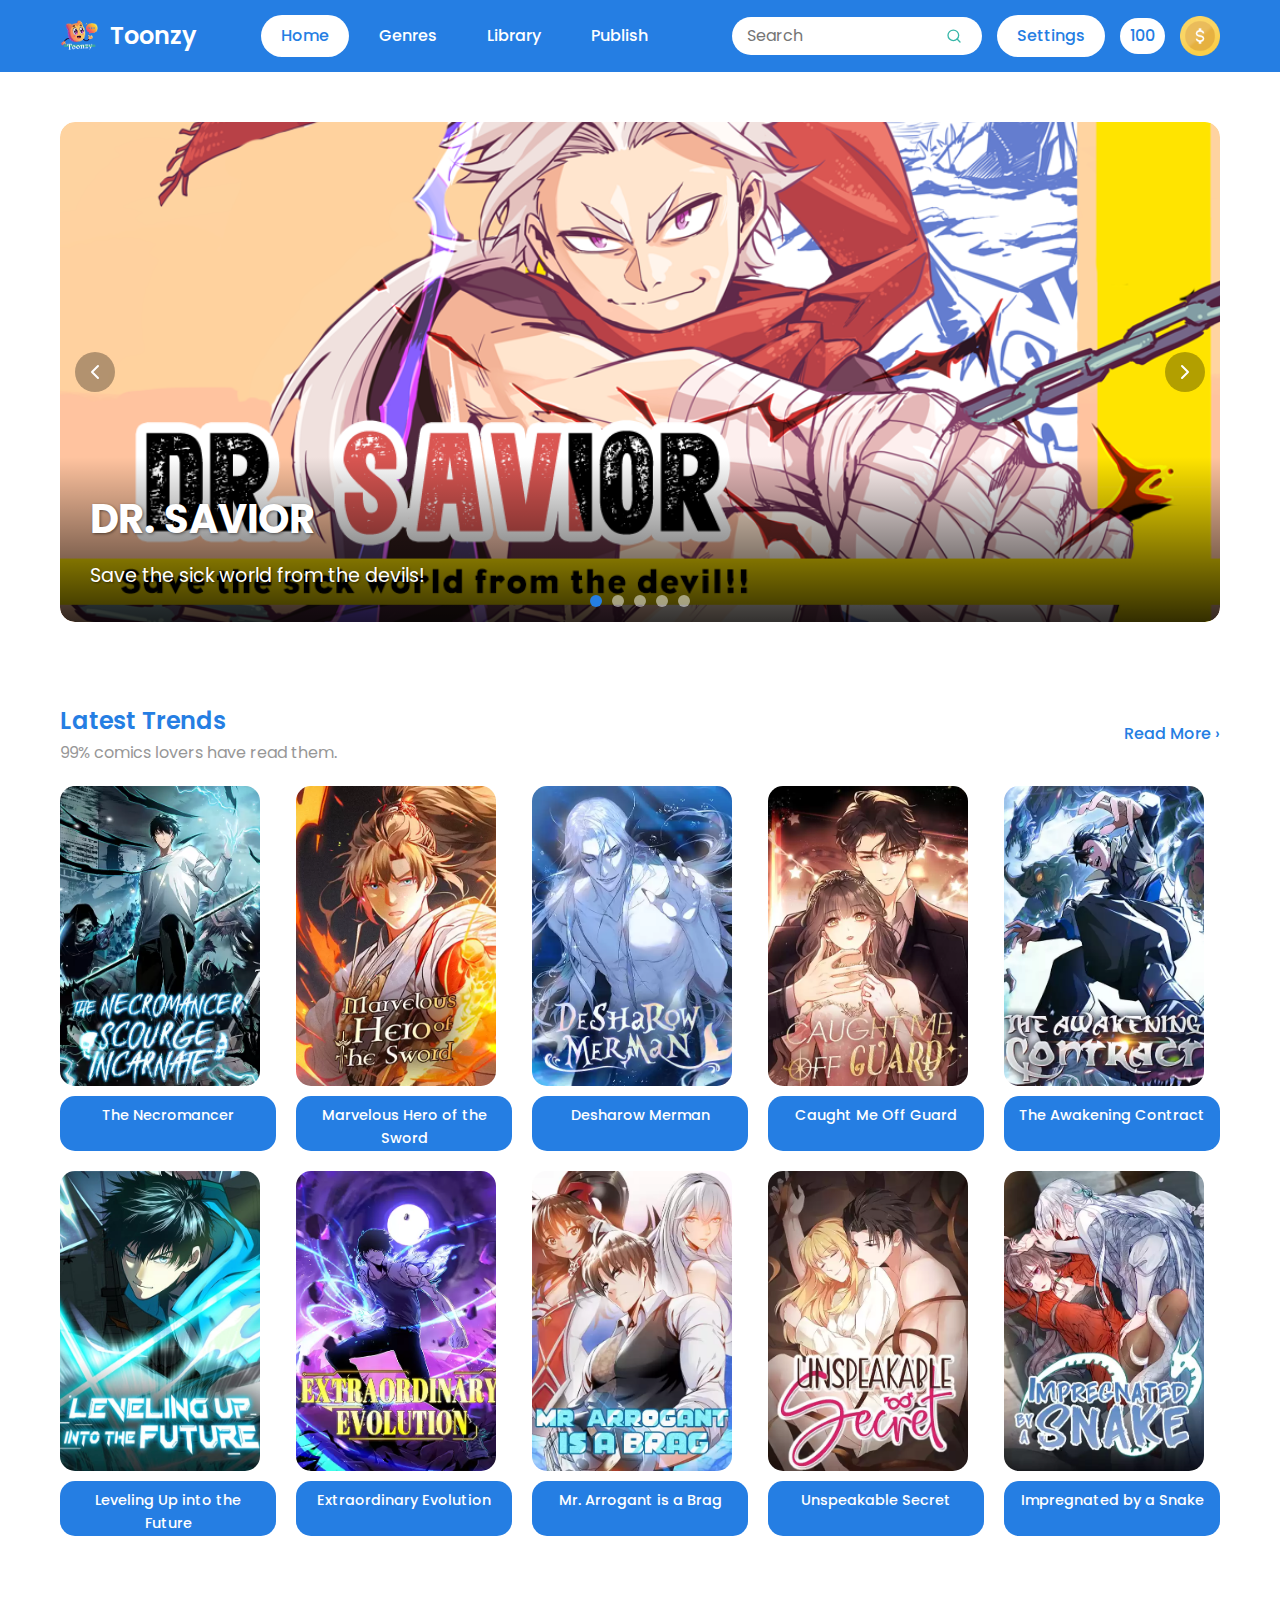
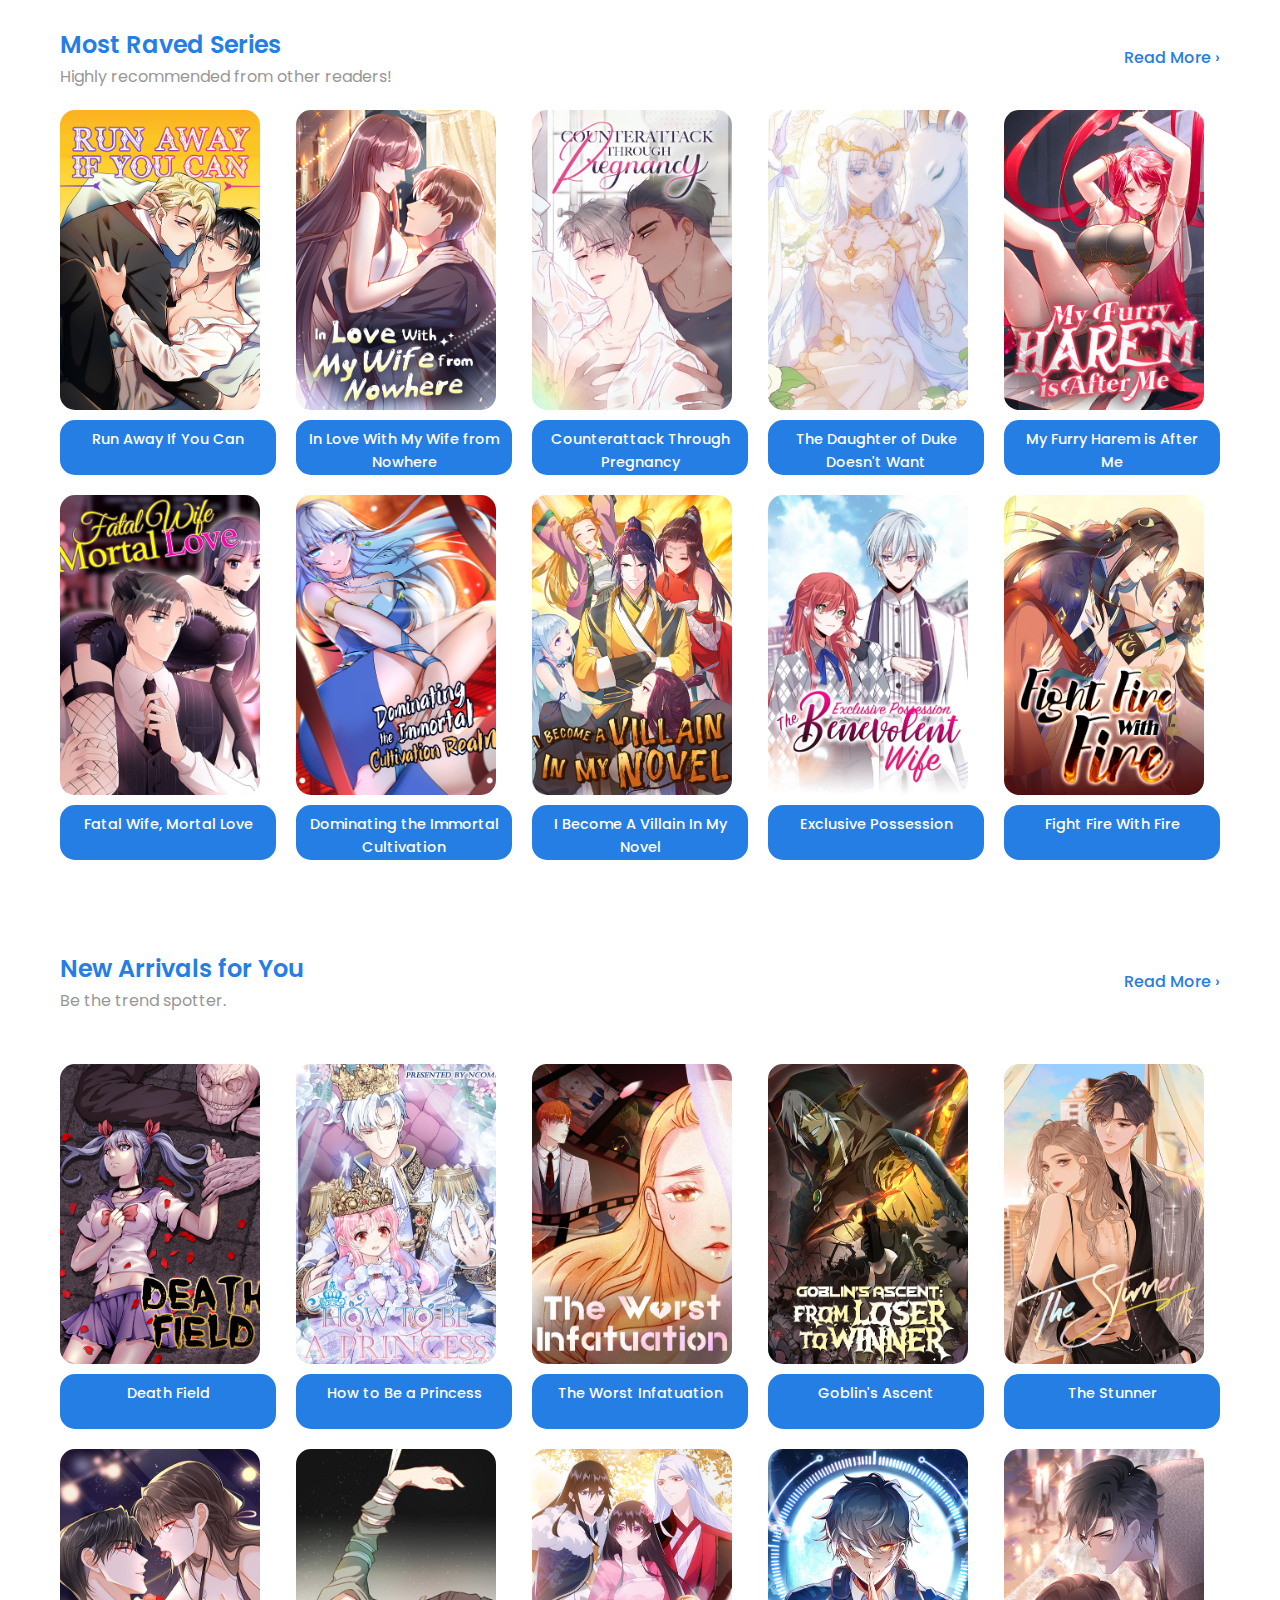
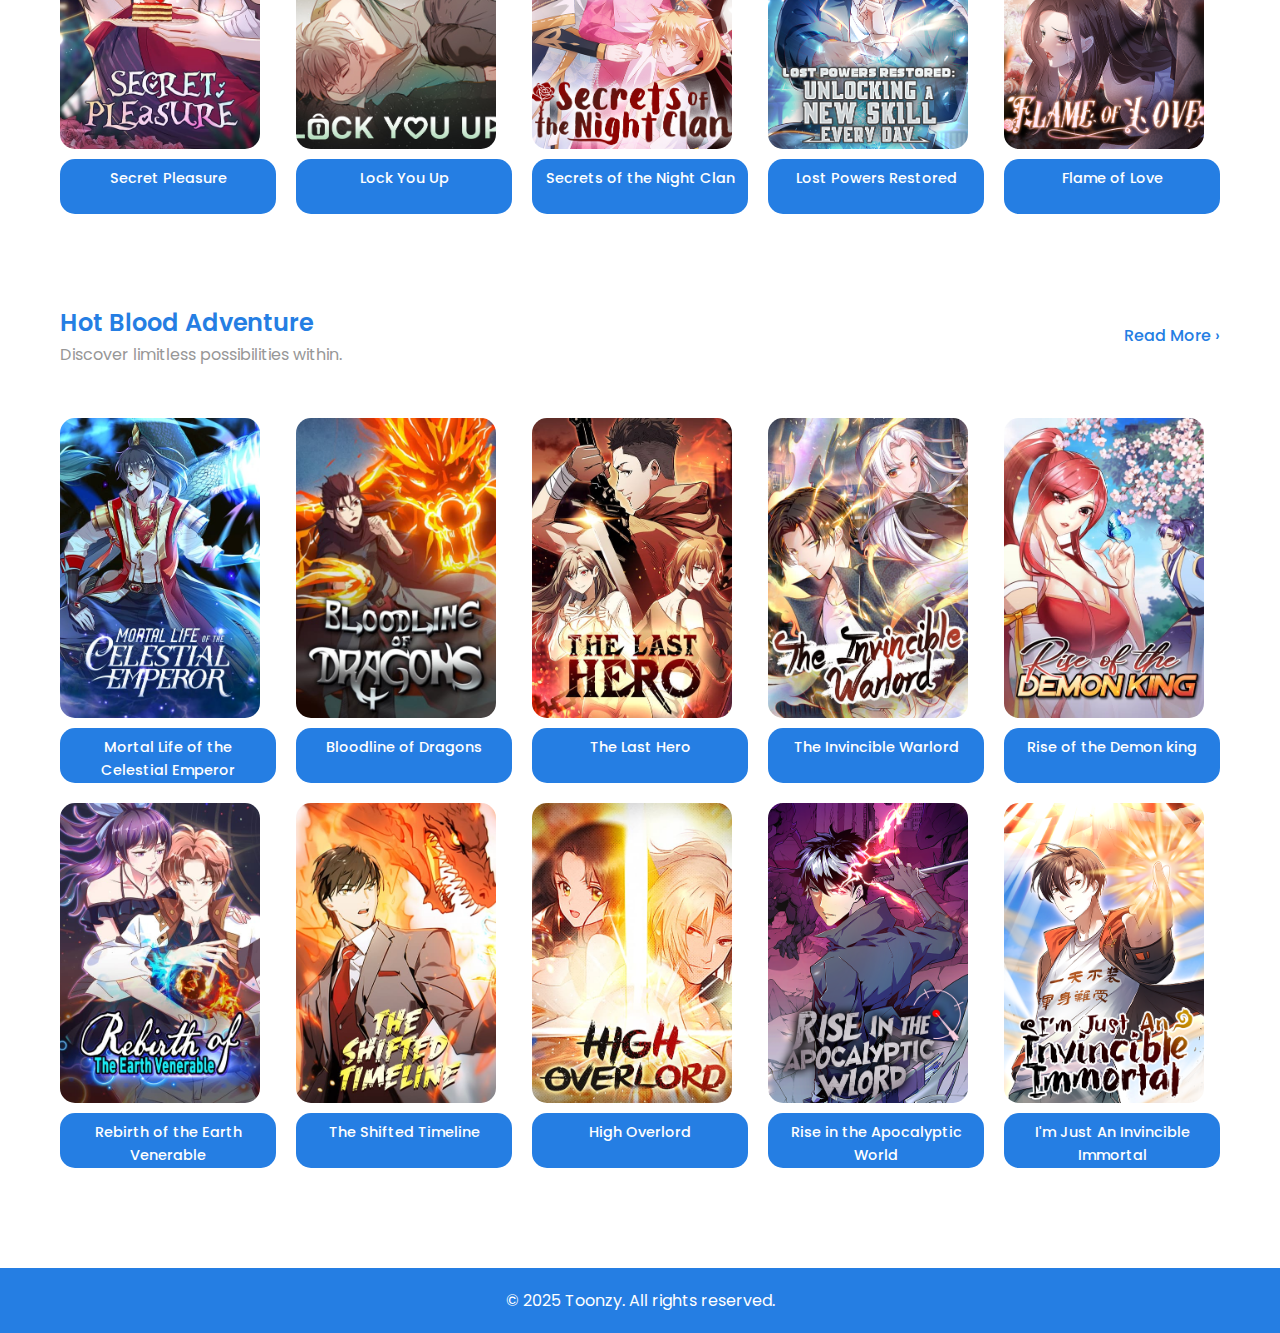
<file: index.html>
<!DOCTYPE html>
<html lang="en">
<head>
    <meta charset="UTF-8">
    <meta name="viewport" content="width=device-width, initial-scale=1.0">
    <title>Toonzy - Read Manga & Comics Online</title>
    <link rel="stylesheet" href="css/normalize.css">
    <link rel="stylesheet" href="css/style.css">
    <link href="https://fonts.googleapis.com/css2?family=Poppins:wght@400;500;600;700&display=swap" rel="stylesheet">
</head>
<body>
    <!-- Header Navigation -->
    <header class="header">
        <div class="container">
            <div class="header-content">
                <a href="index.html" class="logo">
                    <img src="assets/images/logo.png" alt="Toonzy Logo">
                    <span class="logo-text">Toonzy</span>
                </a>
                <nav class="main-nav">
                    <ul>
                        <li><a href="index.html" class="active">Home</a></li>
                        <li><a href="genres.html">Genres</a></li>
                        <li><a href="comic-detail.html">Library</a></li>
                        <li><a href="publish.html">Publish</a></li>
                    </ul>
                </nav>
                <div class="header-right">
                    <div class="search-box">
                        <input type="text" placeholder="Search">
                        <button type="submit"><img src="assets/images/icons/search.svg" alt="Search"></button>
                    </div>
                    <a href="profile.html" class="btn-settings">Settings</a>
                    <a href="#l" class="coins">100</a>
                    <a href="#">
                        <img src="assets/images/icons/coin.png" alt="Coins" style="max-width: 40px;">
                    </a>
                </div>
            </div>
        </div>
    </header>

    <!-- Hero Banner Section with Carousel -->
    <section class="hero-banner">
        <div class="container">
            <div class="banner-content">
                <!-- Navigation Arrows -->
                <button class="banner-arrow banner-prev">
                    <img src="assets/images/icons/chevron-left.svg" alt="Previous">
                </button>
                
                <div class="banner-carousel">
                    <!-- Slide 1 -->
                    <div class="hero-slide active">
                        <img src="assets/images/Dr. savior.webp" alt="Dr. Savior - Save the sick world from the devils!" class="banner-img">
                        <div class="banner-text">
                            <h2>DR. SAVIOR</h2>
                            <p>Save the sick world from the devils!</p>
                        </div>
                    </div>
                    
                    <!-- Slide 2 -->
                    <div class="hero-slide">
                        <img src="assets/images/god of war.webp" alt="The Necromancer - Scourge Incarnate" class="banner-img">
                        <div class="banner-text">
                            <h2>God Of War</h2>
                            <p>Scourge Incarnate</p>
                        </div>
                    </div>
                    
                    <!-- Slide 3 -->
                    <div class="hero-slide">
                        <img src="assets/images/the devil butler.png" alt="Bloodline of Dragons" class="banner-img">
                        <div class="banner-text">
                            <h2>The Devil Butler</h2>
                            <p>The ancient power awakens</p>
                        </div>
                    </div>
                    
                    <!-- Slide 4 -->
                    <div class="hero-slide">
                        <img src="assets/images/the supreme sivordsman.webp" alt="Rise in the Apocalyptic World" class="banner-img">
                        <div class="banner-text">
                            <h2>The Supreme Sivordsman</h2>
                            <p>Survival of the fittest</p>
                        </div>
                    </div>
                    
                    <!-- Slide 5 -->
                    <div class="hero-slide">
                        <img src="assets/images/infinite devouring.png" alt="The Last Hero" class="banner-img">
                        <div class="banner-text">
                            <h2>Infinite Devouring</h2>
                            <p>One final chance to save all</p>
                        </div>
                    </div>
                </div>
                
                <button class="banner-arrow banner-next">
                    <img src="assets/images/icons/chevron-right.svg" alt="Next">
                </button>
                
                <!-- Carousel Indicators -->
                <div class="banner-indicators">
                    <span class="indicator active" data-slide="0"></span>
                    <span class="indicator" data-slide="1"></span>
                    <span class="indicator" data-slide="2"></span>
                    <span class="indicator" data-slide="3"></span>
                    <span class="indicator" data-slide="4"></span>
                </div>
            </div>
        </div>
    </section>

    <!-- Latest Trends Section -->
    <section class="comic-section">
        <div class="container">
            <div class="section-header">
                <div>
                    <h2>Latest Trends</h2>
                    <p style="color:rgb(151, 151, 151)">99% comics lovers have read them.</p>
                </div>
                <a href="genres.html" class="view-more">Read More ›</a>
            </div>
            <div class="comic-grid">
                <!-- Comic Card 1 -->
                <div class="comic-card">
                    <a href="comic-detail.html">
                        <div class="comic-img">
                            <img src="assets/images/1.png" alt="The Necromancer">
                        </div>
                        <div class="comic-title">
                            <span>The Necromancer</span>
                        </div>
                    </a>
                </div>
                
                <!-- Comic Card 2 -->
                <div class="comic-card">
                    <a href="comic-detail.html">
                        <div class="comic-img">
                            <img src="assets/images/2.png" alt="Marvelous Hero of the Sword">
                        </div>
                        <div class="comic-title">
                            <span>Marvelous Hero of the Sword</span>
                        </div>
                    </a>
                </div>
                
                <!-- Comic Card 3 -->
                <div class="comic-card">
                    <a href="comic-detail.html">
                        <div class="comic-img">
                            <img src="assets/images/3.png" alt="Desharow Merman">
                        </div>
                        <div class="comic-title">
                            <span>Desharow Merman</span>
                        </div>
                    </a>
                </div>
                
                <!-- Comic Card 4 -->
                <div class="comic-card">
                    <a href="comic-detail.html">
                        <div class="comic-img">
                            <img src="assets/images/4.png" alt="Caught Me Off Guard">
                        </div>
                        <div class="comic-title">
                            <span>Caught Me Off Guard</span>
                        </div>
                    </a>
                </div>
                
                <!-- Comic Card 5 -->
                <div class="comic-card">
                    <a href="comic-detail.html">
                        <div class="comic-img">
                            <img src="assets/images/5.png" alt="The Awakening Contract">
                        </div>
                        <div class="comic-title">
                            <span>The Awakening Contract</span>
                        </div>
                    </a>
                </div>
                
                <!-- Comic Card 6 -->
                <div class="comic-card">
                    <a href="comic-detail.html">
                        <div class="comic-img">
                            <img src="assets/images/6.png" alt="Leveling Up into the Future">
                        </div>
                        <div class="comic-title">
                            <span>Leveling Up into the Future</span>
                        </div>
                    </a>
                </div>
                
                <!-- Comic Card 7 -->
                <div class="comic-card">
                    <a href="comic-detail.html">
                        <div class="comic-img">
                            <img src="assets/images/7.png" alt="Extraordinary Evolution">
                        </div>
                        <div class="comic-title">
                            <span>Extraordinary Evolution</span>
                        </div>
                    </a>
                </div>
                
                <!-- Comic Card 8 -->
                <div class="comic-card">
                    <a href="comic-detail.html">
                        <div class="comic-img">
                            <img src="assets/images/8.png" alt="Mr. Arrogant is a Brag">
                        </div>
                        <div class="comic-title">
                            <span>Mr. Arrogant is a Brag</span>
                        </div>
                    </a>
                </div>
                
                <!-- Comic Card 9 -->
                <div class="comic-card">
                    <a href="comic-detail.html">
                        <div class="comic-img">
                            <img src="assets/images/9.png" alt="Unspeakable Secret">
                        </div>
                        <div class="comic-title">
                            <span>Unspeakable Secret</span>
                        </div>
                    </a>
                </div>
                
                <!-- Comic Card 10 -->
                <div class="comic-card">
                    <a href="comic-detail.html">
                        <div class="comic-img">
                            <img src="assets/images/10.png" alt="Impregnated by a Snake">
                        </div>
                        <div class="comic-title">
                            <span>Impregnated by a Snake</span>
                        </div>
                    </a>
                </div>
            </div>
        </div>
    </section>

    <!-- Most Raved Series Section -->
    <section class="comic-section">
        <div class="container">
            <div class="section-header">
                <div>
                    <h2>Most Raved Series</h2>
                    <p style="color:rgb(151, 151, 151)">Highly recommended from other readers!</p>
                </div>
                <a href="genres.html" class="view-more">Read More ›</a>
            </div>
            <div class="comic-grid">
                <!-- Comic Card 1 -->
                <div class="comic-card">
                    <a href="comic-detail.html">
                        <div class="comic-img">
                            <img src="assets/images/11.webp" alt="Run Away If You Can">
                        </div>
                        <div class="comic-title">
                            <span>Run Away If You Can</span>
                        </div>
                    </a>
                </div>
                
                <!-- Comic Card 2 -->
                <div class="comic-card">
                    <a href="comic-detail.html">
                        <div class="comic-img">
                            <img src="assets/images/12.webp" alt="In Love With My 
                            Wife from Nowhere">
                        </div>
                        <div class="comic-title">
                            <span>In Love With My 
                                Wife from Nowhere</span>
                        </div>
                    </a>
                </div>
                
                <!-- Comic Card 3 -->
                <div class="comic-card">
                    <a href="comic-detail.html">
                        <div class="comic-img">
                            <img src="assets/images/13.png" alt="Counterattack 
                            Through Pregnancy">
                        </div>
                        <div class="comic-title">
                            <span>Counterattack 
                                Through Pregnancy</span>
                        </div>
                    </a>
                </div>
                
                <!-- Comic Card 4 -->
                <div class="comic-card">
                    <a href="comic-detail.html">
                        <div class="comic-img">
                            <img src="assets/images/14.webp" alt="The Daughter of 
                            Duke Doesn't Want ">
                        </div>
                        <div class="comic-title">
                            <span>The Daughter of 
                                Duke Doesn't Want </span>
                        </div>
                    </a>
                </div>
                
                <!-- Comic Card 5 -->
                <div class="comic-card">
                    <a href="comic-detail.html">
                        <div class="comic-img">
                            <img src="assets/images/15.png" alt="My Furry Harem is 
                            After Me">
                        </div>
                        <div class="comic-title">
                            <span>My Furry Harem is 
                                After Me</span>
                        </div>
                    </a>
                </div>
                
                <!-- Comic Card 6 -->
                <div class="comic-card">
                    <a href="comic-detail.html">
                        <div class="comic-img">
                            <img src="assets/images/16.png" alt="Fatal Wife, Mortal 
                            Love">
                        </div>
                        <div class="comic-title">
                            <span>Fatal Wife, Mortal 
                                Love</span>
                        </div>
                    </a>
                </div>
                
                <!-- Comic Card 7 -->
                <div class="comic-card">
                    <a href="comic-detail.html">
                        <div class="comic-img">
                            <img src="assets/images/17.webp" alt="Dominating the 
                            Immortal Cultivation ">
                        </div>
                        <div class="comic-title">
                            <span>Dominating the 
                                Immortal Cultivation </span>
                        </div>
                    </a>
                </div>
                
                <!-- Comic Card 8 -->
                <div class="comic-card">
                    <a href="comic-detail.html">
                        <div class="comic-img">
                            <img src="assets/images/18.webp" alt="I Become A Villain 
                            In My Novel">
                        </div>
                        <div class="comic-title">
                            <span>I Become A Villain 
                                In My Novel</span>
                        </div>
                    </a>
                </div>
                
                <!-- Comic Card 9 -->
                <div class="comic-card">
                    <a href="comic-detail.html">
                        <div class="comic-img">
                            <img src="assets/images/19.png" alt="Exclusive 
                            Possession">
                        </div>
                        <div class="comic-title">
                            <span>Exclusive 
                                Possession</span>
                        </div>
                    </a>
                </div>
                
                <!-- Comic Card 10 -->
                <div class="comic-card">
                    <a href="comic-detail.html">
                        <div class="comic-img">
                            <img src="assets/images/20.png" alt="Fight Fire With Fire">
                        </div>
                        <div class="comic-title">
                            <span>Fight Fire With Fire</span>
                        </div>
                    </a>
                </div>
            </div>
        </div>
    </section>

    <!-- New Arrivals Section -->
    <section class="comic-section">
        <div class="container">
            <div class="section-header">
                <div>
                    <h2>New Arrivals for You</h2>
                    <p style="color:rgb(151, 151, 151)">Be the trend spotter.</p>
                </div>
                <a href="genres.html" class="view-more">Read More ›</a>
            </div>
            <div class="comic-grid">
                <!-- Comic Cards would go here, following the same pattern as above -->
                <!-- I'm omitting them to keep the file shorter, but they would be identical in structure -->
            </div>
            <div class="comic-grid">
                <!-- Comic Card 1 -->
                <div class="comic-card">
                    <a href="comic-detail.html">
                        <div class="comic-img">
                            <img src="assets/images/21.webp" alt="Death Field">
                        </div>
                        <div class="comic-title">
                            <span>Death Field</span>
                        </div>
                    </a>
                </div>
                
                <!-- Comic Card 2 -->
                <div class="comic-card">
                    <a href="comic-detail.html">
                        <div class="comic-img">
                            <img src="assets/images/22.png" alt="How to Be a Princess">
                        </div>
                        <div class="comic-title">
                            <span>How to Be a Princess</span>
                        </div>
                    </a>
                </div>
                
                <!-- Comic Card 3 -->
                <div class="comic-card">
                    <a href="comic-detail.html">
                        <div class="comic-img">
                            <img src="assets/images/23.webp" alt="The Worst 
                            Infatuation">
                        </div>
                        <div class="comic-title">
                            <span>The Worst 
                                Infatuation</span>
                        </div>
                    </a>
                </div>
                
                <!-- Comic Card 4 -->
                <div class="comic-card">
                    <a href="comic-detail.html">
                        <div class="comic-img">
                            <img src="assets/images/24.webp" alt="Goblin's Ascent">
                        </div>
                        <div class="comic-title">
                            <span>Goblin's Ascent</span>
                        </div>
                    </a>
                </div>
                
                <!-- Comic Card 5 -->
                <div class="comic-card">
                    <a href="comic-detail.html">
                        <div class="comic-img">
                            <img src="assets/images/25.png" alt="The Stunner">
                        </div>
                        <div class="comic-title">
                            <span>The Stunner</span>
                        </div>
                    </a>
                </div>
                
                <!-- Comic Card 6 -->
                <div class="comic-card">
                    <a href="comic-detail.html">
                        <div class="comic-img">
                            <img src="assets/images/26.png" alt="Secret Pleasure">
                        </div>
                        <div class="comic-title">
                            <span>Secret Pleasure</span>
                        </div>
                    </a>
                </div>
                
                <!-- Comic Card 7 -->
                <div class="comic-card">
                    <a href="comic-detail.html">
                        <div class="comic-img">
                            <img src="assets/images/27.webp" alt="Lock You Up">
                        </div>
                        <div class="comic-title">
                            <span>Lock You Up</span>
                        </div>
                    </a>
                </div>
                
                <!-- Comic Card 8 -->
                <div class="comic-card">
                    <a href="comic-detail.html">
                        <div class="comic-img">
                            <img src="assets/images/28.webp" alt="Secrets of the 
                            Night Clan">
                        </div>
                        <div class="comic-title">
                            <span>Secrets of the 
                                Night Clan</span>
                        </div>
                    </a>
                </div>
                
                <!-- Comic Card 9 -->
                <div class="comic-card">
                    <a href="comic-detail.html">
                        <div class="comic-img">
                            <img src="assets/images/29.webp" alt="Lost Powers 
                            Restored">
                        </div>
                        <div class="comic-title">
                            <span>Lost Powers 
                                Restored</span>
                        </div>
                    </a>
                </div>
                
                <!-- Comic Card 10 -->
                <div class="comic-card">
                    <a href="comic-detail.html">
                        <div class="comic-img">
                            <img src="assets/images/30.webp" alt="Flame of Love">
                        </div>
                        <div class="comic-title">
                            <span>Flame of Love</span>
                        </div>
                    </a>
                </div>
            </div>
        </div>
    </section>

    <!-- Hotblood Adventure Section -->
    <section class="comic-section">
        <div class="container">
            <div class="section-header">
                <div>
                    <h2>Hot Blood Adventure</h2>
                    <p style="color:rgb(151, 151, 151)">Discover limitless possibilities within.</p>
                </div>
                <a href="genres.html" class="view-more">Read More ›</a>
            </div>
            <div class="comic-grid">
                <!-- Comic Cards would go here, following the same pattern as above -->
                <!-- I'm omitting them to keep the file shorter, but they would be identical in structure -->
            </div>

            <div class="comic-grid">
                <!-- Comic Card 1 -->
                <div class="comic-card">
                    <a href="comic-detail.html">
                        <div class="comic-img">
                            <img src="assets/images/31.png" alt="Mortal Life of the 
                            Celestial Emperor">
                        </div>
                        <div class="comic-title">
                            <span>Mortal Life of the 
                                Celestial Emperor</span>
                        </div>
                    </a>
                </div>
                
                <!-- Comic Card 2 -->
                <div class="comic-card">
                    <a href="comic-detail.html">
                        <div class="comic-img">
                            <img src="assets/images/32.png" alt="Bloodline of Dragons">
                        </div>
                        <div class="comic-title">
                            <span>Bloodline of Dragons</span>
                        </div>
                    </a>
                </div>
                
                <!-- Comic Card 3 -->
                <div class="comic-card">
                    <a href="comic-detail.html">
                        <div class="comic-img">
                            <img src="assets/images/33.png" alt="The Last Hero">
                        </div>
                        <div class="comic-title">
                            <span>The Last Hero</span>
                        </div>
                    </a>
                </div>
                
                <!-- Comic Card 4 -->
                <div class="comic-card">
                    <a href="comic-detail.html">
                        <div class="comic-img">
                            <img src="assets/images/34.png" alt="The Invincible 
                            Warlord">
                        </div>
                        <div class="comic-title">
                            <span>The Invincible 
                                Warlord</span>
                        </div>
                    </a>
                </div>
                
                <!-- Comic Card 5 -->
                <div class="comic-card">
                    <a href="comic-detail.html">
                        <div class="comic-img">
                            <img src="assets/images/35.png" alt="Rise of the Demon 
                            king">
                        </div>
                        <div class="comic-title">
                            <span>Rise of the Demon 
                                king</span>
                        </div>
                    </a>
                </div>
                
                <!-- Comic Card 6 -->
                <div class="comic-card">
                    <a href="comic-detail.html">
                        <div class="comic-img">
                            <img src="assets/images/36.png" alt="Rebirth of the Earth 
                            Venerable">
                        </div>
                        <div class="comic-title">
                            <span>Rebirth of the Earth 
                                Venerable</span>
                        </div>
                    </a>
                </div>
                
                <!-- Comic Card 7 -->
                <div class="comic-card">
                    <a href="comic-detail.html">
                        <div class="comic-img">
                            <img src="assets/images/37.png" alt="The Shifted Timeline">
                        </div>
                        <div class="comic-title">
                            <span>The Shifted Timeline</span>
                        </div>
                    </a>
                </div>
                
                <!-- Comic Card 8 -->
                <div class="comic-card">
                    <a href="comic-detail.html">
                        <div class="comic-img">
                            <img src="assets/images/38.png" alt="High Overlord">
                        </div>
                        <div class="comic-title">
                            <span>High Overlord</span>
                        </div>
                    </a>
                </div>
                
                <!-- Comic Card 9 -->
                <div class="comic-card">
                    <a href="comic-detail.html">
                        <div class="comic-img">
                            <img src="assets/images/39.webp" alt="Rise in the 
                            Apocalyptic World">
                        </div>
                        <div class="comic-title">
                            <span>Rise in the 
                                Apocalyptic World</span>
                        </div>
                    </a>
                </div>
                
                <!-- Comic Card 10 -->
                <div class="comic-card">
                    <a href="comic-detail.html">
                        <div class="comic-img">
                            <img src="assets/images/40.webp" alt="I'm Just An 
                            Invincible Immortal">
                        </div>
                        <div class="comic-title">
                            <span>I'm Just An 
                                Invincible Immortal</span>
                        </div>
                    </a>
                </div>
            </div>
        </div>
    </section>

    <!-- Footer -->
    <footer class="footer">
        <div class="container">
            <div class="footer-content">
                <p>&copy; 2025 Toonzy. All rights reserved.</p>
            </div>
        </div>
    </footer>

    <script src="js/main.js"></script>
</body>
</html>
</file>
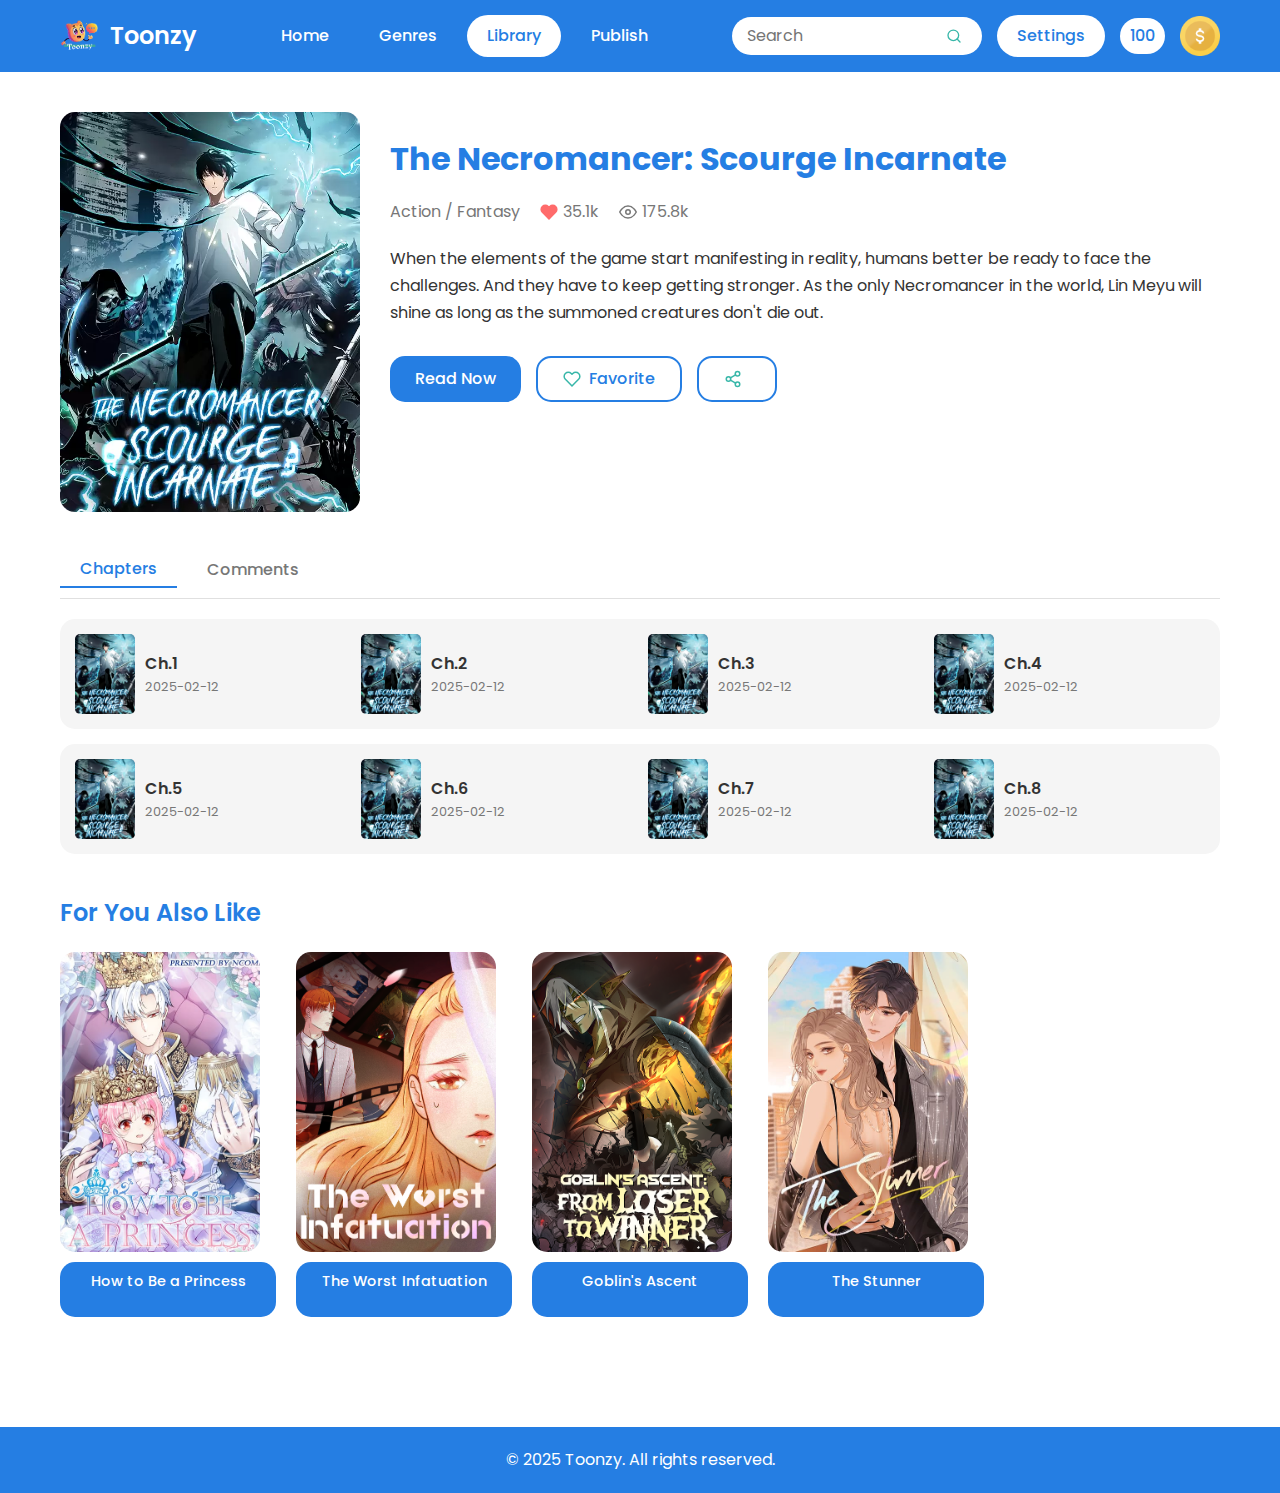
<file: comic-detail.html>
<!DOCTYPE html>
<html lang="en">
<head>
    <meta charset="UTF-8">
    <meta name="viewport" content="width=device-width, initial-scale=1.0">
    <title>The Necromancer: Scourge Incarnate - Toonzy</title>
    <link rel="stylesheet" href="css/normalize.css">
    <link rel="stylesheet" href="css/style.css">
    <link href="https://fonts.googleapis.com/css2?family=Poppins:wght@400;500;600;700&display=swap" rel="stylesheet">
</head>
<body>
    <!-- Header Navigation -->
    <header class="header">
        <div class="container">
            <div class="header-content">
                <a href="index.html" class="logo">
                    <img src="assets/images/logo.png" alt="Toonzy Logo">
                    <span class="logo-text">Toonzy</span>
                </a>
                <nav class="main-nav">
                    <ul>
                        <li><a href="index.html" >Home</a></li>
                        <li><a href="genres.html">Genres</a></li>
                        <li><a href="comic-detail.html" class="active">Library</a></li>
                        <li><a href="publish.html">Publish</a></li>
                    </ul>
                </nav>
                <div class="header-right">
                    <div class="search-box">
                        <input type="text" placeholder="Search">
                        <button type="submit"><img src="assets/images/icons/search.svg" alt="Search"></button>
                    </div>
                    <a href="profile.html" class="btn-settings">Settings</a>
                    <a href="#l" class="coins">100</a>
                    <a href="#">
                        <img src="assets/images/icons/coin.png" alt="Coins" style="max-width: 40px;">
                    </a>
                </div>
            </div>
        </div>
    </header>

    <!-- Comic Detail Section -->
    <section class="comic-detail">
        <div class="container">
            <div class="comic-detail-header">
                <div class="comic-detail-cover">
                    <img src="assets/images/1.png" alt="The Necromancer: Scourge Incarnate">
                </div>
                <div class="comic-detail-info">
                    <h1>The Necromancer: Scourge Incarnate</h1>
                    <div class="comic-meta">
                        <span class="genre">Action / Fantasy</span>
                        <span class="likes">
                            <img src="assets/images/icons/heart.svg" alt="Likes">
                            35.1k
                        </span>
                        <span class="views">
                            <img src="assets/images/icons/eye.svg" alt="Views">
                            175.8k
                        </span>
                    </div>
                    <div class="comic-description">
                        <p>When the elements of the game start manifesting in reality, humans better be ready to face the challenges. And they have to keep getting stronger. As the only Necromancer in the world, Lin Meyu will shine as long as the summoned creatures don't die out.</p>
                    </div>
                    <div class="comic-actions">
                        <a href="reader.html" class="btn-read">Read Now</a>
                        <button class="btn-favorite">
                            <img src="assets/images/icons/heart-outline.svg" alt="Add to favorites">
                            Favorite
                        </button>
                        <button class="btn-share">
                            <img src="assets/images/icons/share.svg" alt="Share">
                        </button>
                    </div>
                </div>
            </div>

            <!-- Comic Chapters -->
            <div class="comic-tabs">
                <div class="tab-buttons">
                    <button class="tab-btn active" data-tab="chapters">Chapters</button>
                    <button class="tab-btn" data-tab="comments">Comments</button>
                </div>
                <div class="tab-content">
                    <div class="tab-pane active" id="chapters">
                        <div class="chapters-grid">
                            <!-- Chapter Row 1 -->
                            <div class="chapter-row">
                                <div class="chapter-item">
                                    <div class="chapter-thumb">
                                        <img src="assets/images/1.png" alt="Chapter 1">
                                    </div>
                                    <div class="chapter-info">
                                        <span class="chapter-number">Ch.1</span>
                                        <span class="chapter-date">2025-02-12</span>
                                    </div>
                                </div>
                                <div class="chapter-item">
                                    <div class="chapter-thumb">
                                        <img src="assets/images/1.png" alt="Chapter 2">
                                    </div>
                                    <div class="chapter-info">
                                        <span class="chapter-number">Ch.2</span>
                                        <span class="chapter-date">2025-02-12</span>
                                    </div>
                                </div>
                                <div class="chapter-item">
                                    <div class="chapter-thumb">
                                        <img src="assets/images/1.png" alt="Chapter 3">
                                    </div>
                                    <div class="chapter-info">
                                        <span class="chapter-number">Ch.3</span>
                                        <span class="chapter-date">2025-02-12</span>
                                    </div>
                                </div>
                                <div class="chapter-item">
                                    <div class="chapter-thumb">
                                        <img src="assets/images/1.png" alt="Chapter 4">
                                    </div>
                                    <div class="chapter-info">
                                        <span class="chapter-number">Ch.4</span>
                                        <span class="chapter-date">2025-02-12</span>
                                    </div>
                                </div>
                            </div>

                            <!-- Chapter Row 2 -->
                            <div class="chapter-row">
                                <div class="chapter-item">
                                    <div class="chapter-thumb">
                                        <img src="assets/images/1.png" alt="Chapter 5">
                                    </div>
                                    <div class="chapter-info">
                                        <span class="chapter-number">Ch.5</span>
                                        <span class="chapter-date">2025-02-12</span>
                                    </div>
                                </div>
                                <div class="chapter-item">
                                    <div class="chapter-thumb">
                                        <img src="assets/images/1.png" alt="Chapter 6">
                                    </div>
                                    <div class="chapter-info">
                                        <span class="chapter-number">Ch.6</span>
                                        <span class="chapter-date">2025-02-12</span>
                                    </div>
                                </div>
                                <div class="chapter-item">
                                    <div class="chapter-thumb">
                                        <img src="assets/images/1.png" alt="Chapter 7">
                                    </div>
                                    <div class="chapter-info">
                                        <span class="chapter-number">Ch.7</span>
                                        <span class="chapter-date">2025-02-12</span>
                                    </div>
                                </div>
                                <div class="chapter-item">
                                    <div class="chapter-thumb">
                                        <img src="assets/images/1.png" alt="Chapter 8">
                                    </div>
                                    <div class="chapter-info">
                                        <span class="chapter-number">Ch.8</span>
                                        <span class="chapter-date">2025-02-12</span>
                                    </div>
                                </div>
                            </div>

                            <!-- Additional chapter rows would follow the same pattern -->
                            <!-- I'm including just two rows for brevity, but more would be added -->
                        </div>
                    </div>
                    <div class="tab-pane" id="comments">
                        <div class="comments-container">
                            <p>Comments section will be displayed here.</p>
                        </div>
                    </div>
                </div>
            </div>

            <!-- Recommended Section -->
            <div class="recommended-section">
                <div class="section-header">
                    <h2>For You Also Like</h2>
                </div>
                <div class="comic-grid">
                    <!-- Recommended Comic 1 -->
                    <div class="comic-card">
                        <a href="#">
                            <div class="comic-img">
                                <img src="assets/images/22.png" alt="How to Be a Princess">
                            </div>
                            <div class="comic-title">
                                <span>How to Be a Princess</span>
                            </div>
                        </a>
                    </div>
                    
                    <!-- Recommended Comic 2 -->
                    <div class="comic-card">
                        <a href="#">
                            <div class="comic-img">
                                <img src="assets/images/23.webp" alt="The Worst Infatuation">
                            </div>
                            <div class="comic-title">
                                <span>The Worst Infatuation</span>
                            </div>
                        </a>
                    </div>
                    
                    <!-- Recommended Comic 3 -->
                    <div class="comic-card">
                        <a href="#">
                            <div class="comic-img">
                                <img src="assets/images/24.webp" alt="Goblin's Ascent">
                            </div>
                            <div class="comic-title">
                                <span>Goblin's Ascent</span>
                            </div>
                        </a>
                    </div>
                    
                    <!-- Recommended Comic 4 -->
                    <div class="comic-card">
                        <a href="#">
                            <div class="comic-img">
                                <img src="assets/images/25.png" alt="The Stunner">
                            </div>
                            <div class="comic-title">
                                <span>The Stunner</span>
                            </div>
                        </a>
                    </div>
                </div>
            </div>
        </div>
    </section>

    <!-- Footer -->
    <footer class="footer">
        <div class="container">
            <div class="footer-content">
                <p>&copy; 2025 Toonzy. All rights reserved.</p>
            </div>
        </div>
    </footer>

    <script src="js/main.js"></script>
</body>
</html>
</file>
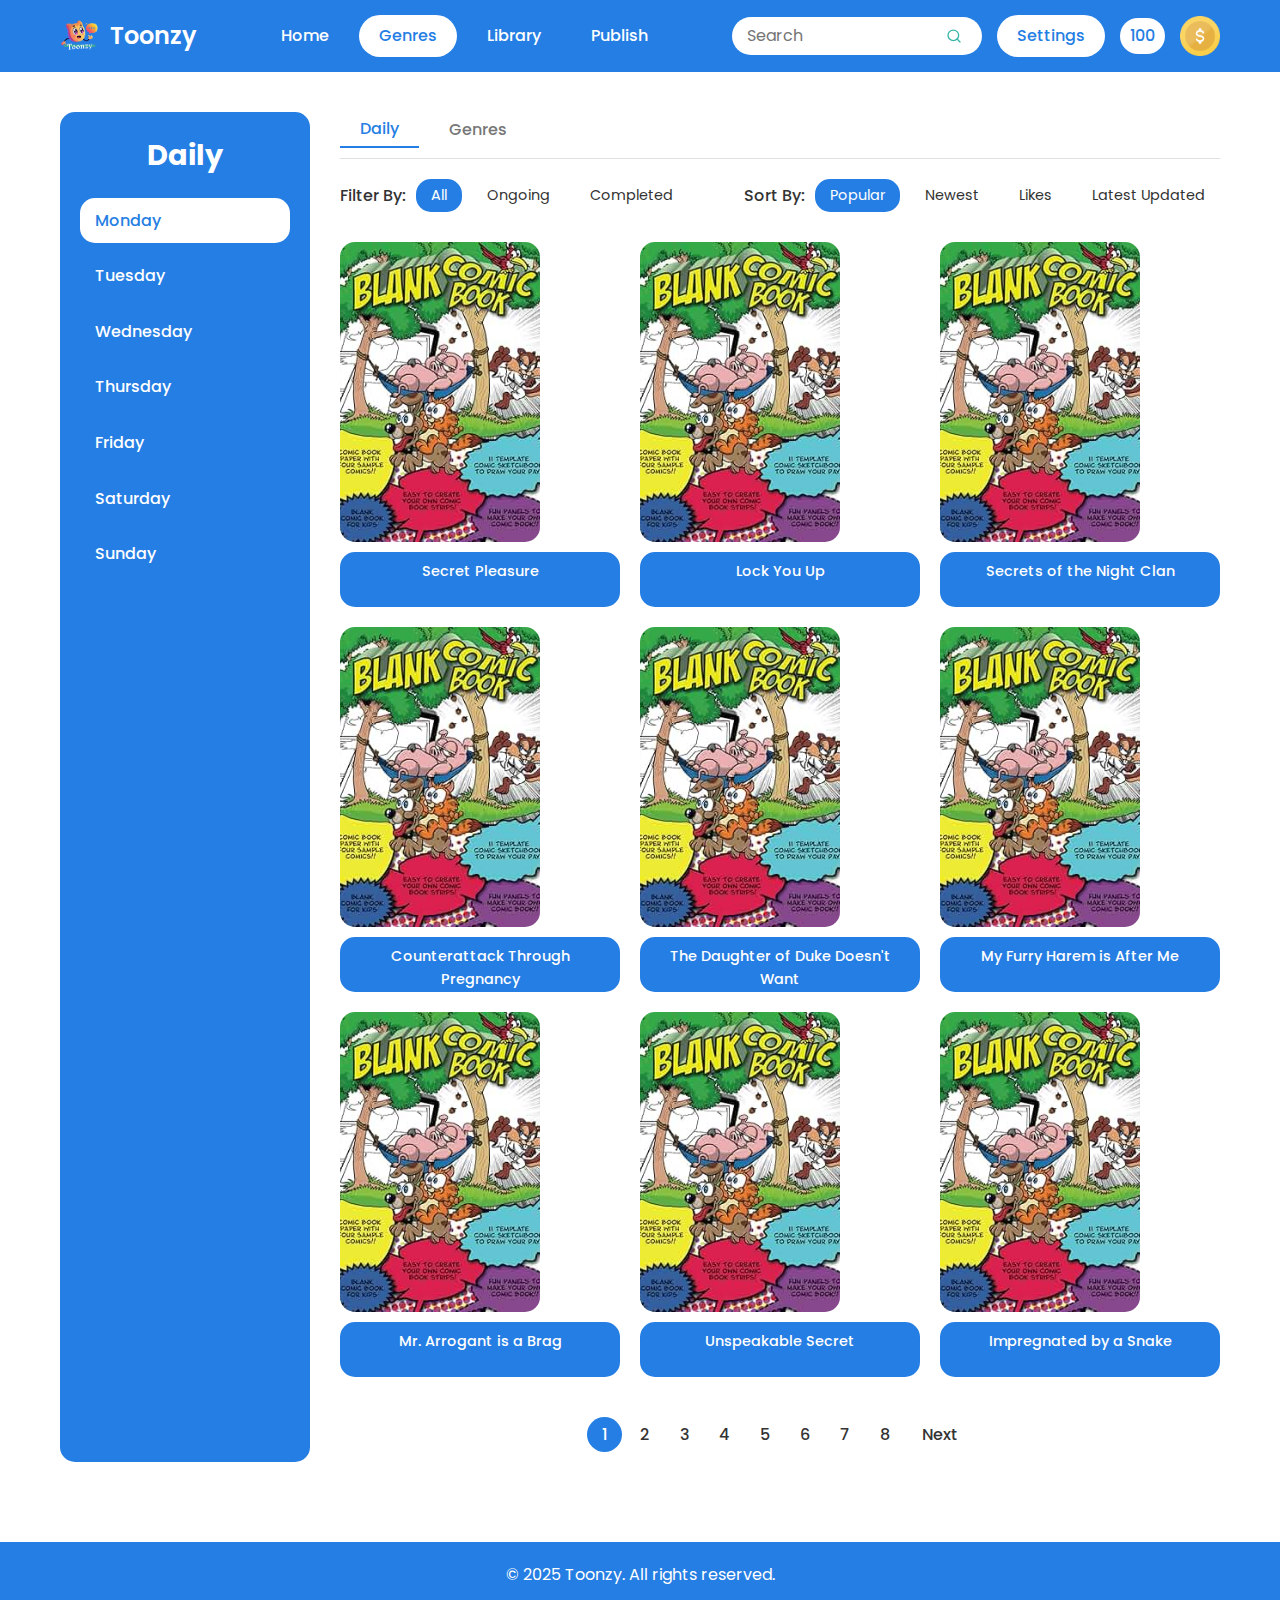
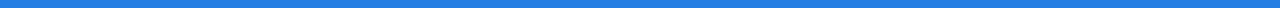
<file: daily.html>
<!DOCTYPE html>
<html lang="en">
<head>
    <meta charset="UTF-8">
    <meta name="viewport" content="width=device-width, initial-scale=1.0">
    <title>Daily Updates - Toonzy</title>
    <link rel="stylesheet" href="css/normalize.css">
    <link rel="stylesheet" href="css/style.css">
    <link href="https://fonts.googleapis.com/css2?family=Poppins:wght@400;500;600;700&display=swap" rel="stylesheet">
</head>
<body>
    <!-- Header Navigation -->
    <header class="header">
        <div class="container">
            <div class="header-content">
                <a href="index.html" class="logo">
                    <img src="assets/images/logo.png" alt="Toonzy Logo">
                    <span class="logo-text">Toonzy</span>
                </a>
                <nav class="main-nav">
                    <ul>
                        <li><a href="index.html">Home</a></li>
                        <li><a href="genres.html" class="active">Genres</a></li>
                        <li><a href="comic-detail.html">Library</a></li>
                        <li><a href="comic-detail.html">Publish</a></li>
                    </ul>
                </nav>
                <div class="header-right">
                    <div class="search-box">
                        <input type="text" placeholder="Search">
                        <button type="submit"><img src="assets/images/icons/search.svg" alt="Search"></button>
                    </div>
                    <a href="profile.html" class="btn-settings">Settings</a>
                    <a href="#l" class="coins">100</a>
                    <a href="#">
                        <img src="assets/images/icons/coin.png" alt="Coins" style="max-width: 40px;">
                    </a>
                </div>
            </div>
        </div>
    </header>

    <!-- Daily Content -->
    <section class="daily-section">
        <div class="container">
            <div class="daily-content">
                <!-- Left Sidebar - Days of Week -->
                <div class="daily-sidebar">
                    <div class="sidebar-header">
                        <h2>Daily</h2>
                    </div>
                    <div class="day-list">
                        <a href="#" class="day-item active">Monday</a>
                        <a href="#" class="day-item">Tuesday</a>
                        <a href="#" class="day-item">Wednesday</a>
                        <a href="#" class="day-item">Thursday</a>
                        <a href="#" class="day-item">Friday</a>
                        <a href="#" class="day-item">Saturday</a>
                        <a href="#" class="day-item">Sunday</a>
                    </div>
                </div>

                <!-- Main Content - Comics Grid -->
                <div class="daily-main">
                    <div class="genres-header">
                        <div class="tab-buttons">
                            <button class="tab-btn active" data-tab="daily" data-href="daily.html">Daily</button>
                            <button class="tab-btn" data-tab="genres" data-href="genres.html">Genres</button>
                        </div>
                        
                        <div class="filter-options">
                            <div class="filter-by">
                                <span>Filter By:</span>
                                <a href="#" class="filter-btn active">All</a>
                                <a href="#" class="filter-btn">Ongoing</a>
                                <a href="#" class="filter-btn">Completed</a>
                            </div>
                            
                            <div class="sort-by">
                                <span>Sort By:</span>
                                <a href="#" class="sort-btn active">Popular</a>
                                <a href="#" class="sort-btn">Newest</a>
                                <a href="#" class="sort-btn">Likes</a>
                                <a href="#" class="sort-btn">Latest Updated</a>
                            </div>
                        </div>
                    </div>
                    
                    <div class="daily-grid">
                        <!-- Comic Card 1 -->
                        <div class="comic-card">
                            <a href="#">
                                <div class="comic-img">
                                    <img src="assets/images/other_front.jpg" alt="Secret Pleasure">
                                </div>
                                <div class="comic-title">
                                    <span>Secret Pleasure</span>
                                </div>
                            </a>
                        </div>
                        
                        <!-- Comic Card 2 -->
                        <div class="comic-card">
                            <a href="#">
                                <div class="comic-img">
                                    <img src="assets/images/other_front.jpg" alt="Lock You Up">
                                </div>
                                <div class="comic-title">
                                    <span>Lock You Up</span>
                                </div>
                            </a>
                        </div>
                        
                        <!-- Comic Card 3 -->
                        <div class="comic-card">
                            <a href="#">
                                <div class="comic-img">
                                    <img src="assets/images/other_front.jpg" alt="Secrets of the Night Clan">
                                </div>
                                <div class="comic-title">
                                    <span>Secrets of the Night Clan</span>
                                </div>
                            </a>
                        </div>
                        
                        <!-- Comic Card 4 -->
                        <div class="comic-card">
                            <a href="#">
                                <div class="comic-img">
                                    <img src="assets/images/other_front.jpg" alt="Counterattack Through Pregnancy">
                                </div>
                                <div class="comic-title">
                                    <span>Counterattack Through Pregnancy</span>
                                </div>
                            </a>
                        </div>
                        
                        <!-- Comic Card 5 -->
                        <div class="comic-card">
                            <a href="#">
                                <div class="comic-img">
                                    <img src="assets/images/other_front.jpg" alt="The Daughter of Duke Doesn't Want">
                                </div>
                                <div class="comic-title">
                                    <span>The Daughter of Duke Doesn't Want</span>
                                </div>
                            </a>
                        </div>
                        
                        <!-- Comic Card 6 -->
                        <div class="comic-card">
                            <a href="#">
                                <div class="comic-img">
                                    <img src="assets/images/other_front.jpg" alt="My Furry Harem is After Me">
                                </div>
                                <div class="comic-title">
                                    <span>My Furry Harem is After Me</span>
                                </div>
                            </a>
                        </div>
                        
                        <!-- Comic Card 7 -->
                        <div class="comic-card">
                            <a href="#">
                                <div class="comic-img">
                                    <img src="assets/images/other_front.jpg" alt="Mr. Arrogant is a Brag">
                                </div>
                                <div class="comic-title">
                                    <span>Mr. Arrogant is a Brag</span>
                                </div>
                            </a>
                        </div>
                        
                        <!-- Comic Card 8 -->
                        <div class="comic-card">
                            <a href="#">
                                <div class="comic-img">
                                    <img src="assets/images/other_front.jpg" alt="Unspeakable Secret">
                                </div>
                                <div class="comic-title">
                                    <span>Unspeakable Secret</span>
                                </div>
                            </a>
                        </div>
                        
                        <!-- Comic Card 9 -->
                        <div class="comic-card">
                            <a href="#">
                                <div class="comic-img">
                                    <img src="assets/images/other_front.jpg" alt="Impregnated by a Snake">
                                </div>
                                <div class="comic-title">
                                    <span>Impregnated by a Snake</span>
                                </div>
                            </a>
                        </div>
                    </div>
                    
                    <!-- Pagination -->
                    <div class="pagination">
                        <a href="#" class="page-link active">1</a>
                        <a href="#" class="page-link">2</a>
                        <a href="#" class="page-link">3</a>
                        <a href="#" class="page-link">4</a>
                        <a href="#" class="page-link">5</a>
                        <a href="#" class="page-link">6</a>
                        <a href="#" class="page-link">7</a>
                        <a href="#" class="page-link">8</a>
                        <a href="#" class="page-link next">Next</a>
                    </div>
                </div>
            </div>
        </div>
    </section>

    <!-- Footer -->
    <footer class="footer">
        <div class="container">
            <div class="footer-content">
                <p>&copy; 2025 Toonzy. All rights reserved.</p>
            </div>
        </div>
    </footer>

    <script src="js/main.js"></script>
</body>
</html>
</file>
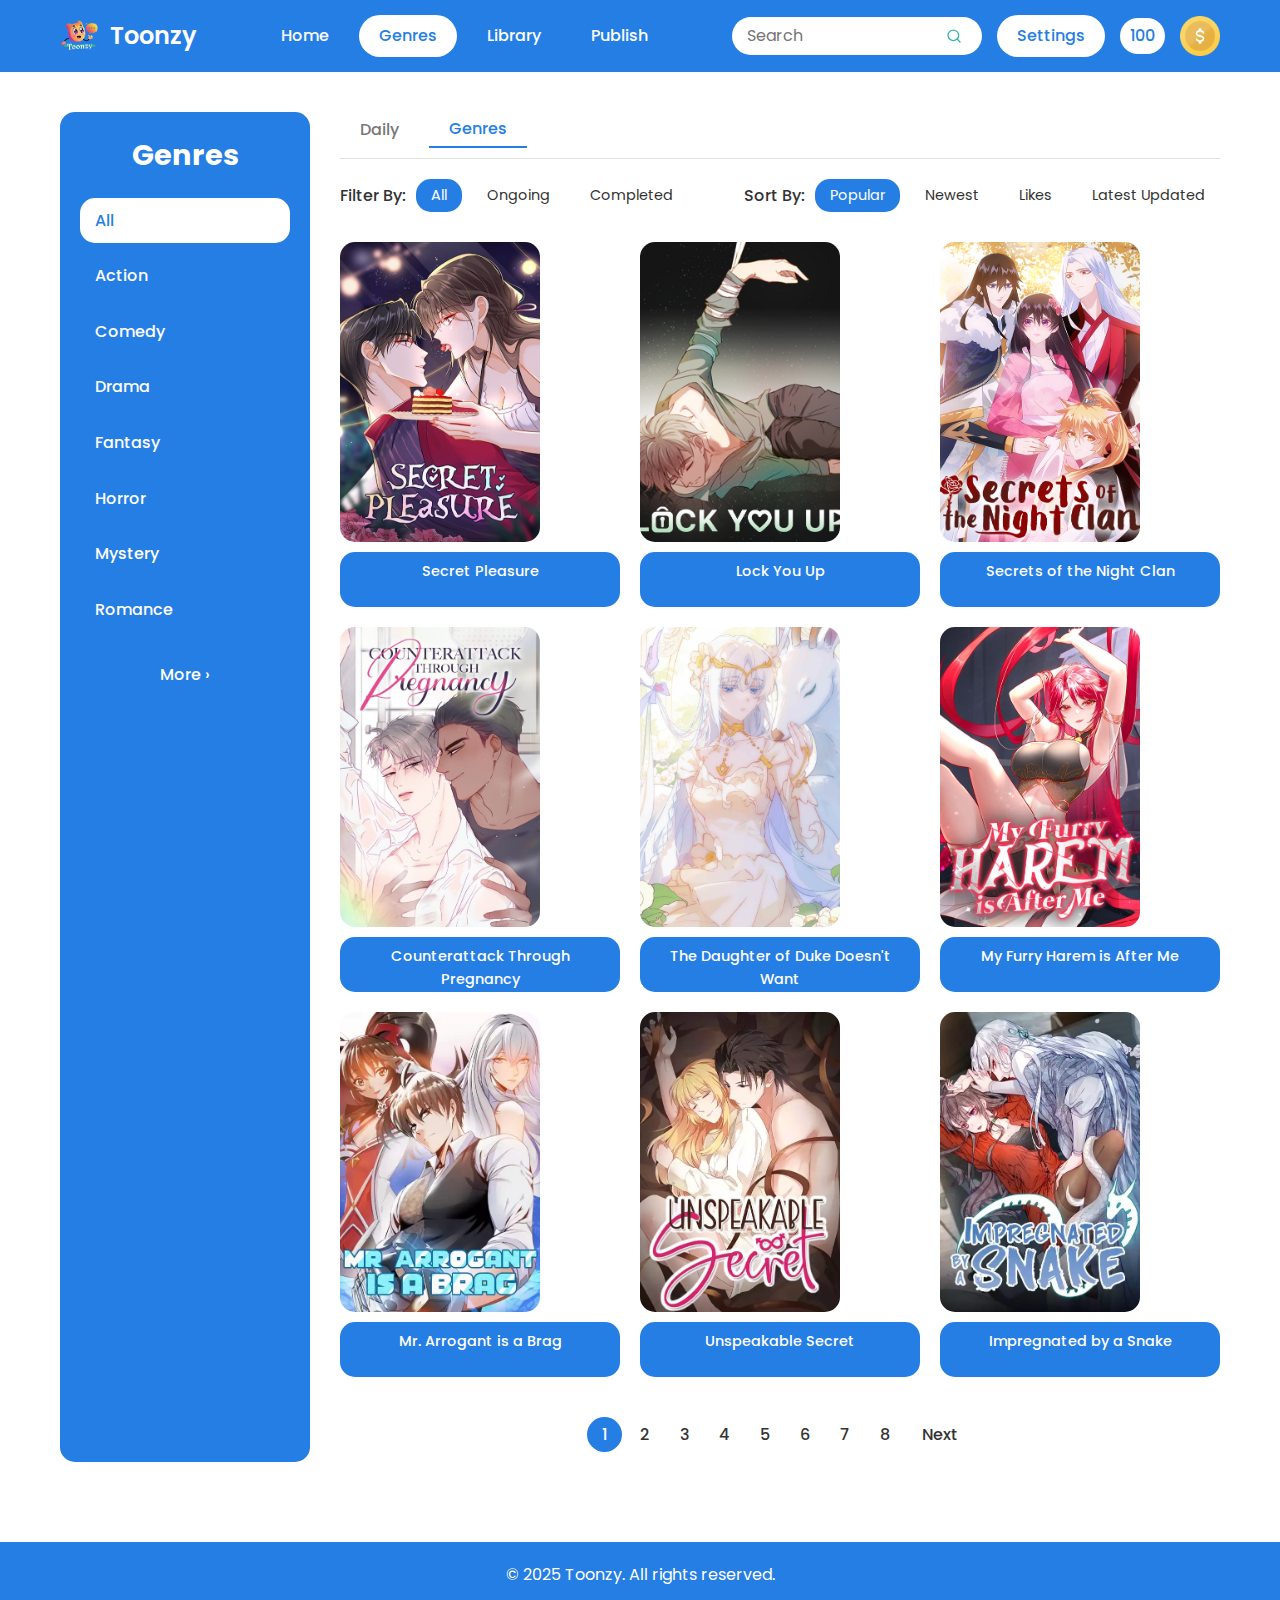
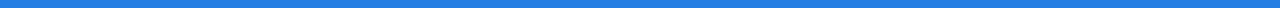
<file: genres.html>
<!DOCTYPE html>
<html lang="en">
<head>
    <meta charset="UTF-8">
    <meta name="viewport" content="width=device-width, initial-scale=1.0">
    <title>Genres - Toonzy</title>
    <link rel="stylesheet" href="css/normalize.css">
    <link rel="stylesheet" href="css/style.css">
    <link href="https://fonts.googleapis.com/css2?family=Poppins:wght@400;500;600;700&display=swap" rel="stylesheet">
</head>
<body>
    <!-- Header Navigation -->
    <header class="header">
        <div class="container">
            <div class="header-content">
                <a href="index.html" class="logo">
                    <img src="assets/images/logo.png" alt="Toonzy Logo">
                    <span class="logo-text">Toonzy</span>
                </a>
                <nav class="main-nav">
                    <ul>
                        <li><a href="index.html">Home</a></li>
                        <li><a href="genres.html" class="active">Genres</a></li>
                        <li><a href="comic-detail.html">Library</a></li>
                        <li><a href="comic-detail.html">Publish</a></li>
                    </ul>
                </nav>
                <div class="header-right">
                    <div class="search-box">
                        <input type="text" placeholder="Search">
                        <button type="submit"><img src="assets/images/icons/search.svg" alt="Search"></button>
                    </div>
                    <a href="profile.html" class="btn-settings">Settings</a>
                    <a href="#l" class="coins">100</a>
                    <a href="#">
                        <img src="assets/images/icons/coin.png" alt="Coins" style="max-width: 40px;">
                    </a>
                </div>
            </div>
        </div>
    </header>

    <!-- Genres Content -->
    <section class="genres-section">
        <div class="container">
            <div class="genres-content">
                <!-- Left Sidebar - Genre Categories -->
                <div class="genres-sidebar">
                    <div class="sidebar-header">
                        <h2>Genres</h2>
                    </div>
                    <div class="genre-list">
                        <a href="#" class="genre-item active">All</a>
                        <a href="#" class="genre-item">Action</a>
                        <a href="#" class="genre-item">Comedy</a>
                        <a href="#" class="genre-item">Drama</a>
                        <a href="#" class="genre-item">Fantasy</a>
                        <a href="#" class="genre-item">Horror</a>
                        <a href="#" class="genre-item">Mystery</a>
                        <a href="#" class="genre-item">Romance</a>
                        <a href="#" class="genre-item more">More ›</a>
                    </div>
                </div>

                <!-- Main Content - Comics Grid -->
                <div class="genres-main">
                    <div class="genres-header">
                        <div class="tab-buttons">
                            <button class="tab-btn" data-tab="daily" data-href="daily.html">Daily</button>
                            <button class="tab-btn active" data-tab="genres" data-href="genres.html">Genres</button>
                        </div>
                        
                        <div class="filter-options">
                            <div class="filter-by">
                                <span>Filter By:</span>
                                <a href="#" class="filter-btn active">All</a>
                                <a href="#" class="filter-btn">Ongoing</a>
                                <a href="#" class="filter-btn">Completed</a>
                            </div>
                            
                            <div class="sort-by">
                                <span>Sort By:</span>
                                <a href="#" class="sort-btn active">Popular</a>
                                <a href="#" class="sort-btn">Newest</a>
                                <a href="#" class="sort-btn">Likes</a>
                                <a href="#" class="sort-btn">Latest Updated</a>
                            </div>
                        </div>
                    </div>
                    
                    <div class="genres-grid">
                        <!-- Comic Card 1 -->
                        <div class="comic-card">
                            <a href="comic-detail.html">
                                <div class="comic-img">
                                    <img src="assets/images/26.png" alt="Secret Pleasure">
                                </div>
                                <div class="comic-title">
                                    <span>Secret Pleasure</span>
                                </div>
                            </a>
                        </div>
                        
                        <!-- Comic Card 2 -->
                        <div class="comic-card">
                            <a href="comic-detail.html">
                                <div class="comic-img">
                                    <img src="assets/images/27.webp" alt="Lock You Up">
                                </div>
                                <div class="comic-title">
                                    <span>Lock You Up</span>
                                </div>
                            </a>
                        </div>
                        
                        <!-- Comic Card 3 -->
                        <div class="comic-card">
                            <a href="comic-detail.html">
                                <div class="comic-img">
                                    <img src="assets/images/28.webp" alt="Secrets of the Night Clan">
                                </div>
                                <div class="comic-title">
                                    <span>Secrets of the Night Clan</span>
                                </div>
                            </a>
                        </div>
                        
                        <!-- Comic Card 4 -->
                        <div class="comic-card">
                            <a href="comic-detail.html">
                                <div class="comic-img">
                                    <img src="assets/images/13.png" alt="Counterattack Through Pregnancy">
                                </div>
                                <div class="comic-title">
                                    <span>Counterattack Through Pregnancy</span>
                                </div>
                            </a>
                        </div>
                        
                        <!-- Comic Card 5 -->
                        <div class="comic-card">
                            <a href="comic-detail.html">
                                <div class="comic-img">
                                    <img src="assets/images/14.webp" alt="The Daughter of Duke Doesn't Want">
                                </div>
                                <div class="comic-title">
                                    <span>The Daughter of Duke Doesn't Want</span>
                                </div>
                            </a>
                        </div>
                        
                        <!-- Comic Card 6 -->
                        <div class="comic-card">
                            <a href="comic-detail.html">
                                <div class="comic-img">
                                    <img src="assets/images/15.png" alt="My Furry Harem is After Me">
                                </div>
                                <div class="comic-title">
                                    <span>My Furry Harem is After Me</span>
                                </div>
                            </a>
                        </div>
                        
                        <!-- Comic Card 7 -->
                        <div class="comic-card">
                            <a href="comic-detail.html">
                                <div class="comic-img">
                                    <img src="assets/images/8.png" alt="Mr. Arrogant is a Brag">
                                </div>
                                <div class="comic-title">
                                    <span>Mr. Arrogant is a Brag</span>
                                </div>
                            </a>
                        </div>
                        
                        <!-- Comic Card 8 -->
                        <div class="comic-card">
                            <a href="comic-detail.html">
                                <div class="comic-img">
                                    <img src="assets/images/9.png" alt="Unspeakable Secret">
                                </div>
                                <div class="comic-title">
                                    <span>Unspeakable Secret</span>
                                </div>
                            </a>
                        </div>
                        
                        <!-- Comic Card 9 -->
                        <div class="comic-card">
                            <a href="comic-detail.html">
                                <div class="comic-img">
                                    <img src="assets/images/10.png" alt="Impregnated by a Snake">
                                </div>
                                <div class="comic-title">
                                    <span>Impregnated by a Snake</span>
                                </div>
                            </a>
                        </div>
                    </div>
                    
                    <!-- Pagination -->
                    <div class="pagination">
                        <a href="#" class="page-link active">1</a>
                        <a href="#" class="page-link">2</a>
                        <a href="#" class="page-link">3</a>
                        <a href="#" class="page-link">4</a>
                        <a href="#" class="page-link">5</a>
                        <a href="#" class="page-link">6</a>
                        <a href="#" class="page-link">7</a>
                        <a href="#" class="page-link">8</a>
                        <a href="#" class="page-link next">Next</a>
                    </div>
                </div>
            </div>
        </div>
    </section>

    <!-- Footer -->
    <footer class="footer">
        <div class="container">
            <div class="footer-content">
                <p>&copy; 2025 Toonzy. All rights reserved.</p>
            </div>
        </div>
    </footer>

    <script src="js/main.js"></script>
</body>
</html>
</file>
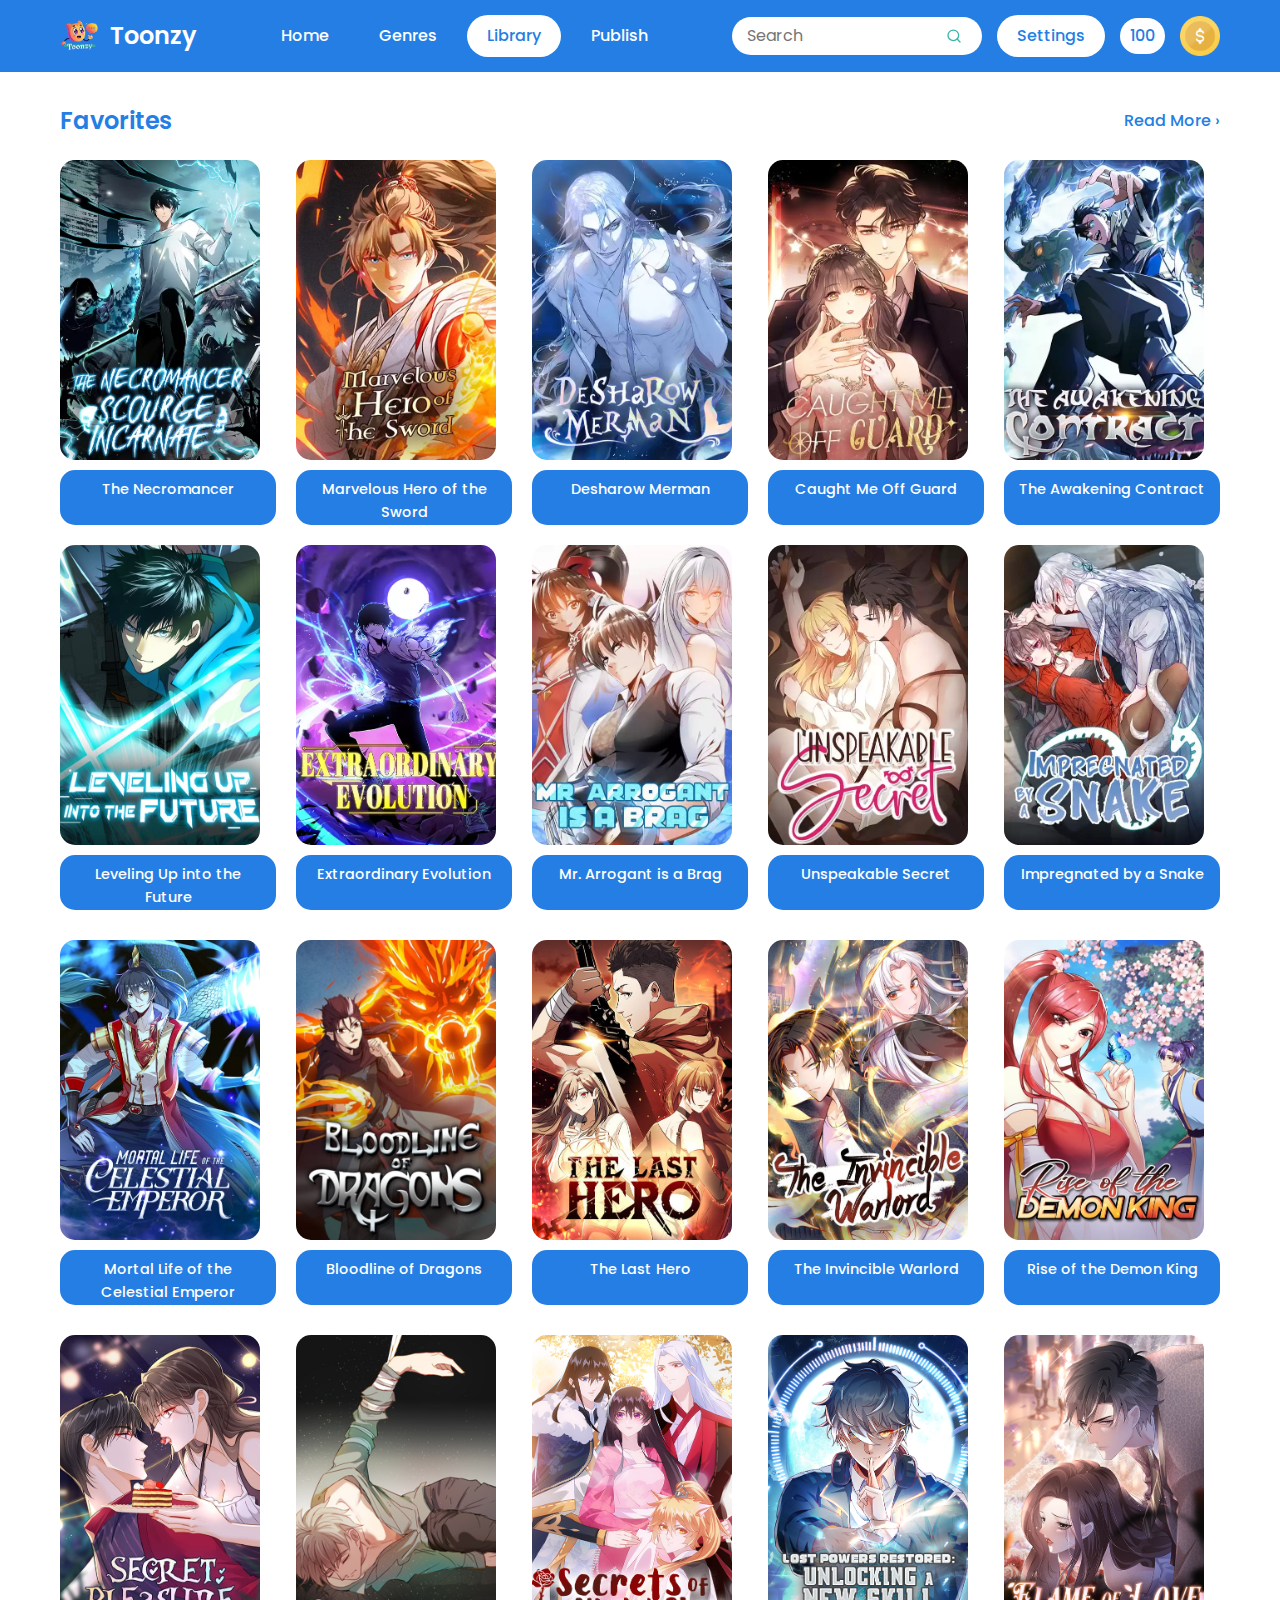
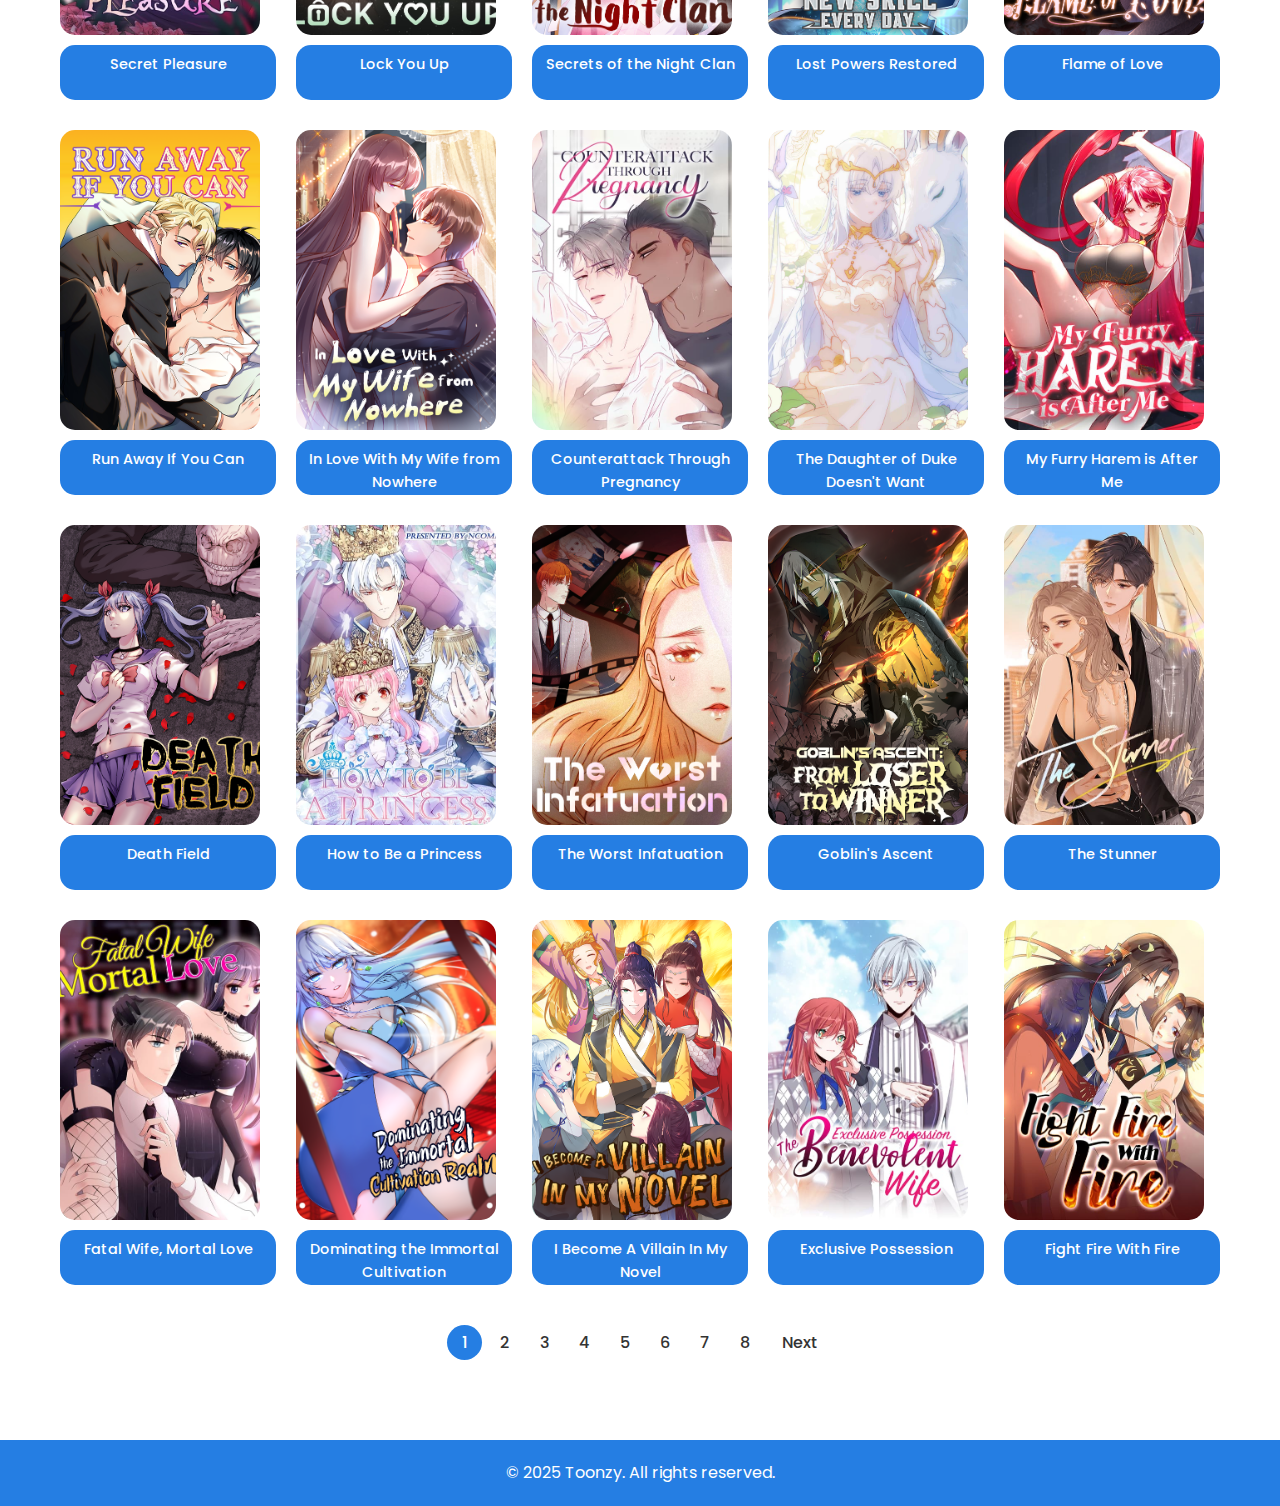
<file: library.html>
<!DOCTYPE html>
<html lang="en">
<head>
    <meta charset="UTF-8">
    <meta name="viewport" content="width=device-width, initial-scale=1.0">
    <title>My Library - Toonzy</title>
    <link rel="stylesheet" href="css/normalize.css">
    <link rel="stylesheet" href="css/style.css">
    <link href="https://fonts.googleapis.com/css2?family=Poppins:wght@400;500;600;700&display=swap" rel="stylesheet">
</head>
<body>
    <!-- Header Navigation -->
    <header class="header">
        <div class="container">
            <div class="header-content">
                <a href="index.html" class="logo">
                    <img src="assets/images/logo.png" alt="Toonzy Logo">
                    <span class="logo-text">Toonzy</span>
                </a>
                <nav class="main-nav">
                    <ul>
                        <li><a href="index.html">Home</a></li>
                        <li><a href="genres.html">Genres</a></li>
                        <li><a href="library.html" class="active">Library</a></li>
                        <li><a href="publish.html">Publish</a></li>
                    </ul>
                </nav>
                <div class="header-right">
                    <div class="search-box">
                        <input type="text" placeholder="Search">
                        <button type="submit"><img src="assets/images/icons/search.svg" alt="Search"></button>
                    </div>
                    <a href="profile.html" class="btn-settings">Settings</a>
                    <a href="#" class="coins">100</a>
                    <a href="#">
                        <img src="assets/images/icons/coin.png" alt="Coins" style="max-width: 40px;">
                    </a>
                </div>
            </div>
        </div>
    </header>

    <!-- Library Content -->
    <section class="comic-section">
        <div class="container">
            <div class="section-header">
                <div>
                    <h2>Favorites</h2>
                </div>
                <a href="#" class="view-more">Read More ›</a>
            </div>
            <div class="comic-grid">
                <!-- Comic Card 1 -->
                <div class="comic-card">
                    <a href="comic-detail.html">
                        <div class="comic-img">
                            <img src="assets/images/1.png" alt="The Necromancer">
                        </div>
                        <div class="comic-title">
                            <span>The Necromancer</span>
                        </div>
                    </a>
                </div>
                
                <!-- Comic Card 2 -->
                <div class="comic-card">
                    <a href="comic-detail.html">
                        <div class="comic-img">
                            <img src="assets/images/2.png" alt="Marvelous Hero of the Sword">
                        </div>
                        <div class="comic-title">
                            <span>Marvelous Hero of the Sword</span>
                        </div>
                    </a>
                </div>
                
                <!-- Comic Card 3 -->
                <div class="comic-card">
                    <a href="comic-detail.html">
                        <div class="comic-img">
                            <img src="assets/images/3.png" alt="Desharow Merman">
                        </div>
                        <div class="comic-title">
                            <span>Desharow Merman</span>
                        </div>
                    </a>
                </div>
                
                <!-- Comic Card 4 -->
                <div class="comic-card">
                    <a href="comic-detail.html">
                        <div class="comic-img">
                            <img src="assets/images/4.png" alt="Caught Me Off Guard">
                        </div>
                        <div class="comic-title">
                            <span>Caught Me Off Guard</span>
                        </div>
                    </a>
                </div>
                
                <!-- Comic Card 5 -->
                <div class="comic-card">
                    <a href="comic-detail.html">
                        <div class="comic-img">
                            <img src="assets/images/5.png" alt="The Awakening Contract">
                        </div>
                        <div class="comic-title">
                            <span>The Awakening Contract</span>
                        </div>
                    </a>
                </div>
                
                <!-- Comic Card 6 -->
                <div class="comic-card">
                    <a href="comic-detail.html">
                        <div class="comic-img">
                            <img src="assets/images/6.png" alt="Leveling Up into the Future">
                        </div>
                        <div class="comic-title">
                            <span>Leveling Up into the Future</span>
                        </div>
                    </a>
                </div>
                
                <!-- Comic Card 7 -->
                <div class="comic-card">
                    <a href="comic-detail.html">
                        <div class="comic-img">
                            <img src="assets/images/7.png" alt="Extraordinary Evolution">
                        </div>
                        <div class="comic-title">
                            <span>Extraordinary Evolution</span>
                        </div>
                    </a>
                </div>
                
                <!-- Comic Card 8 -->
                <div class="comic-card">
                    <a href="comic-detail.html">
                        <div class="comic-img">
                            <img src="assets/images/8.png" alt="Mr. Arrogant is a Brag">
                        </div>
                        <div class="comic-title">
                            <span>Mr. Arrogant is a Brag</span>
                        </div>
                    </a>
                </div>
                
                <!-- Comic Card 9 -->
                <div class="comic-card">
                    <a href="comic-detail.html">
                        <div class="comic-img">
                            <img src="assets/images/9.png" alt="Unspeakable Secret">
                        </div>
                        <div class="comic-title">
                            <span>Unspeakable Secret</span>
                        </div>
                    </a>
                </div>
                
                <!-- Comic Card 10 -->
                <div class="comic-card">
                    <a href="comic-detail.html">
                        <div class="comic-img">
                            <img src="assets/images/10.png" alt="Impregnated by a Snake">
                        </div>
                        <div class="comic-title">
                            <span>Impregnated by a Snake</span>
                        </div>
                    </a>
                </div>
            </div>

            <!-- Second row of comics -->
            <div class="comic-grid">
                <!-- Comic Card 11 -->
                <div class="comic-card">
                    <a href="comic-detail.html">
                        <div class="comic-img">
                            <img src="assets/images/31.png" alt="Mortal Life of the Celestial Emperor">
                        </div>
                        <div class="comic-title">
                            <span>Mortal Life of the Celestial Emperor</span>
                        </div>
                    </a>
                </div>
                
                <!-- Comic Card 12 -->
                <div class="comic-card">
                    <a href="comic-detail.html">
                        <div class="comic-img">
                            <img src="assets/images/32.png" alt="Bloodline of Dragons">
                        </div>
                        <div class="comic-title">
                            <span>Bloodline of Dragons</span>
                        </div>
                    </a>
                </div>
                
                <!-- Comic Card 13 -->
                <div class="comic-card">
                    <a href="comic-detail.html">
                        <div class="comic-img">
                            <img src="assets/images/33.png" alt="The Last Hero">
                        </div>
                        <div class="comic-title">
                            <span>The Last Hero</span>
                        </div>
                    </a>
                </div>
                
                <!-- Comic Card 14 -->
                <div class="comic-card">
                    <a href="comic-detail.html">
                        <div class="comic-img">
                            <img src="assets/images/34.png" alt="The Invincible Warlord">
                        </div>
                        <div class="comic-title">
                            <span>The Invincible Warlord</span>
                        </div>
                    </a>
                </div>
                
                <!-- Comic Card 15 -->
                <div class="comic-card">
                    <a href="comic-detail.html">
                        <div class="comic-img">
                            <img src="assets/images/35.png" alt="Rise of the Demon King">
                        </div>
                        <div class="comic-title">
                            <span>Rise of the Demon King</span>
                        </div>
                    </a>
                </div>
            </div>

            <!-- Third row of comics -->
            <div class="comic-grid">
                <!-- Comic Card 16 -->
                <div class="comic-card">
                    <a href="comic-detail.html">
                        <div class="comic-img">
                            <img src="assets/images/26.png" alt="Secret Pleasure">
                        </div>
                        <div class="comic-title">
                            <span>Secret Pleasure</span>
                        </div>
                    </a>
                </div>
                
                <!-- Comic Card 17 -->
                <div class="comic-card">
                    <a href="comic-detail.html">
                        <div class="comic-img">
                            <img src="assets/images/27.webp" alt="Lock You Up">
                        </div>
                        <div class="comic-title">
                            <span>Lock You Up</span>
                        </div>
                    </a>
                </div>
                
                <!-- Comic Card 18 -->
                <div class="comic-card">
                    <a href="comic-detail.html">
                        <div class="comic-img">
                            <img src="assets/images/28.webp" alt="Secrets of the Night Clan">
                        </div>
                        <div class="comic-title">
                            <span>Secrets of the Night Clan</span>
                        </div>
                    </a>
                </div>
                
                <!-- Comic Card 19 -->
                <div class="comic-card">
                    <a href="comic-detail.html">
                        <div class="comic-img">
                            <img src="assets/images/29.webp" alt="Lost Powers Restored">
                        </div>
                        <div class="comic-title">
                            <span>Lost Powers Restored</span>
                        </div>
                    </a>
                </div>
                
                <!-- Comic Card 20 -->
                <div class="comic-card">
                    <a href="comic-detail.html">
                        <div class="comic-img">
                            <img src="assets/images/30.webp" alt="Flame of Love">
                        </div>
                        <div class="comic-title">
                            <span>Flame of Love</span>
                        </div>
                    </a>
                </div>
            </div>

            <!-- Fourth row of comics -->
            <div class="comic-grid">
                <!-- Comic Card 21 -->
                <div class="comic-card">
                    <a href="comic-detail.html">
                        <div class="comic-img">
                            <img src="assets/images/11.webp" alt="Run Away If You Can">
                        </div>
                        <div class="comic-title">
                            <span>Run Away If You Can</span>
                        </div>
                    </a>
                </div>
                
                <!-- Comic Card 22 -->
                <div class="comic-card">
                    <a href="comic-detail.html">
                        <div class="comic-img">
                            <img src="assets/images/12.webp" alt="In Love With My Wife from Nowhere">
                        </div>
                        <div class="comic-title">
                            <span>In Love With My Wife from Nowhere</span>
                        </div>
                    </a>
                </div>
                
                <!-- Comic Card 23 -->
                <div class="comic-card">
                    <a href="comic-detail.html">
                        <div class="comic-img">
                            <img src="assets/images/13.png" alt="Counterattack Through Pregnancy">
                        </div>
                        <div class="comic-title">
                            <span>Counterattack Through Pregnancy</span>
                        </div>
                    </a>
                </div>
                
                <!-- Comic Card 24 -->
                <div class="comic-card">
                    <a href="comic-detail.html">
                        <div class="comic-img">
                            <img src="assets/images/14.webp" alt="The Daughter of Duke Doesn't Want">
                        </div>
                        <div class="comic-title">
                            <span>The Daughter of Duke Doesn't Want</span>
                        </div>
                    </a>
                </div>
                
                <!-- Comic Card 25 -->
                <div class="comic-card">
                    <a href="comic-detail.html">
                        <div class="comic-img">
                            <img src="assets/images/15.png" alt="My Furry Harem is After Me">
                        </div>
                        <div class="comic-title">
                            <span>My Furry Harem is After Me</span>
                        </div>
                    </a>
                </div>
            </div>

            <!-- Fifth row of comics -->
            <div class="comic-grid">
                <!-- Comic Card 26 -->
                <div class="comic-card">
                    <a href="comic-detail.html">
                        <div class="comic-img">
                            <img src="assets/images/21.webp" alt="Death Field">
                        </div>
                        <div class="comic-title">
                            <span>Death Field</span>
                        </div>
                    </a>
                </div>
                
                <!-- Comic Card 27 -->
                <div class="comic-card">
                    <a href="comic-detail.html">
                        <div class="comic-img">
                            <img src="assets/images/22.png" alt="How to Be a Princess">
                        </div>
                        <div class="comic-title">
                            <span>How to Be a Princess</span>
                        </div>
                    </a>
                </div>
                
                <!-- Comic Card 28 -->
                <div class="comic-card">
                    <a href="comic-detail.html">
                        <div class="comic-img">
                            <img src="assets/images/23.webp" alt="The Worst Infatuation">
                        </div>
                        <div class="comic-title">
                            <span>The Worst Infatuation</span>
                        </div>
                    </a>
                </div>
                
                <!-- Comic Card 29 -->
                <div class="comic-card">
                    <a href="comic-detail.html">
                        <div class="comic-img">
                            <img src="assets/images/24.webp" alt="Goblin's Ascent">
                        </div>
                        <div class="comic-title">
                            <span>Goblin's Ascent</span>
                        </div>
                    </a>
                </div>
                
                <!-- Comic Card 30 -->
                <div class="comic-card">
                    <a href="comic-detail.html">
                        <div class="comic-img">
                            <img src="assets/images/25.png" alt="The Stunner">
                        </div>
                        <div class="comic-title">
                            <span>The Stunner</span>
                        </div>
                    </a>
                </div>
            </div>

            <!-- Sixth row of comics -->
            <div class="comic-grid">
                <!-- Comic Card 31 -->
                <div class="comic-card">
                    <a href="comic-detail.html">
                        <div class="comic-img">
                            <img src="assets/images/16.png" alt="Fatal Wife, Mortal Love">
                        </div>
                        <div class="comic-title">
                            <span>Fatal Wife, Mortal Love</span>
                        </div>
                    </a>
                </div>
                
                <!-- Comic Card 32 -->
                <div class="comic-card">
                    <a href="comic-detail.html">
                        <div class="comic-img">
                            <img src="assets/images/17.webp" alt="Dominating the Immortal Cultivation">
                        </div>
                        <div class="comic-title">
                            <span>Dominating the Immortal Cultivation</span>
                        </div>
                    </a>
                </div>
                
                <!-- Comic Card 33 -->
                <div class="comic-card">
                    <a href="comic-detail.html">
                        <div class="comic-img">
                            <img src="assets/images/18.webp" alt="I Become A Villain In My Novel">
                        </div>
                        <div class="comic-title">
                            <span>I Become A Villain In My Novel</span>
                        </div>
                    </a>
                </div>
                
                <!-- Comic Card 34 -->
                <div class="comic-card">
                    <a href="comic-detail.html">
                        <div class="comic-img">
                            <img src="assets/images/19.png" alt="Exclusive Possession">
                        </div>
                        <div class="comic-title">
                            <span>Exclusive Possession</span>
                        </div>
                    </a>
                </div>
                
                <!-- Comic Card 35 -->
                <div class="comic-card">
                    <a href="comic-detail.html">
                        <div class="comic-img">
                            <img src="assets/images/20.png" alt="Fight Fire With Fire">
                        </div>
                        <div class="comic-title">
                            <span>Fight Fire With Fire</span>
                        </div>
                    </a>
                </div>
            </div>
            
            <!-- Pagination -->
            <div class="pagination">
                <a href="#" class="page-link active">1</a>
                <a href="#" class="page-link">2</a>
                <a href="#" class="page-link">3</a>
                <a href="#" class="page-link">4</a>
                <a href="#" class="page-link">5</a>
                <a href="#" class="page-link">6</a>
                <a href="#" class="page-link">7</a>
                <a href="#" class="page-link">8</a>
                <a href="#" class="page-link next">Next</a>
            </div>
        </div>
    </section>

    <!-- Footer -->
    <footer class="footer">
        <div class="container">
            <div class="footer-content">
                <p>&copy; 2025 Toonzy. All rights reserved.</p>
            </div>
        </div>
    </footer>

    <script src="js/main.js"></script>
</body>
</html>
</file>
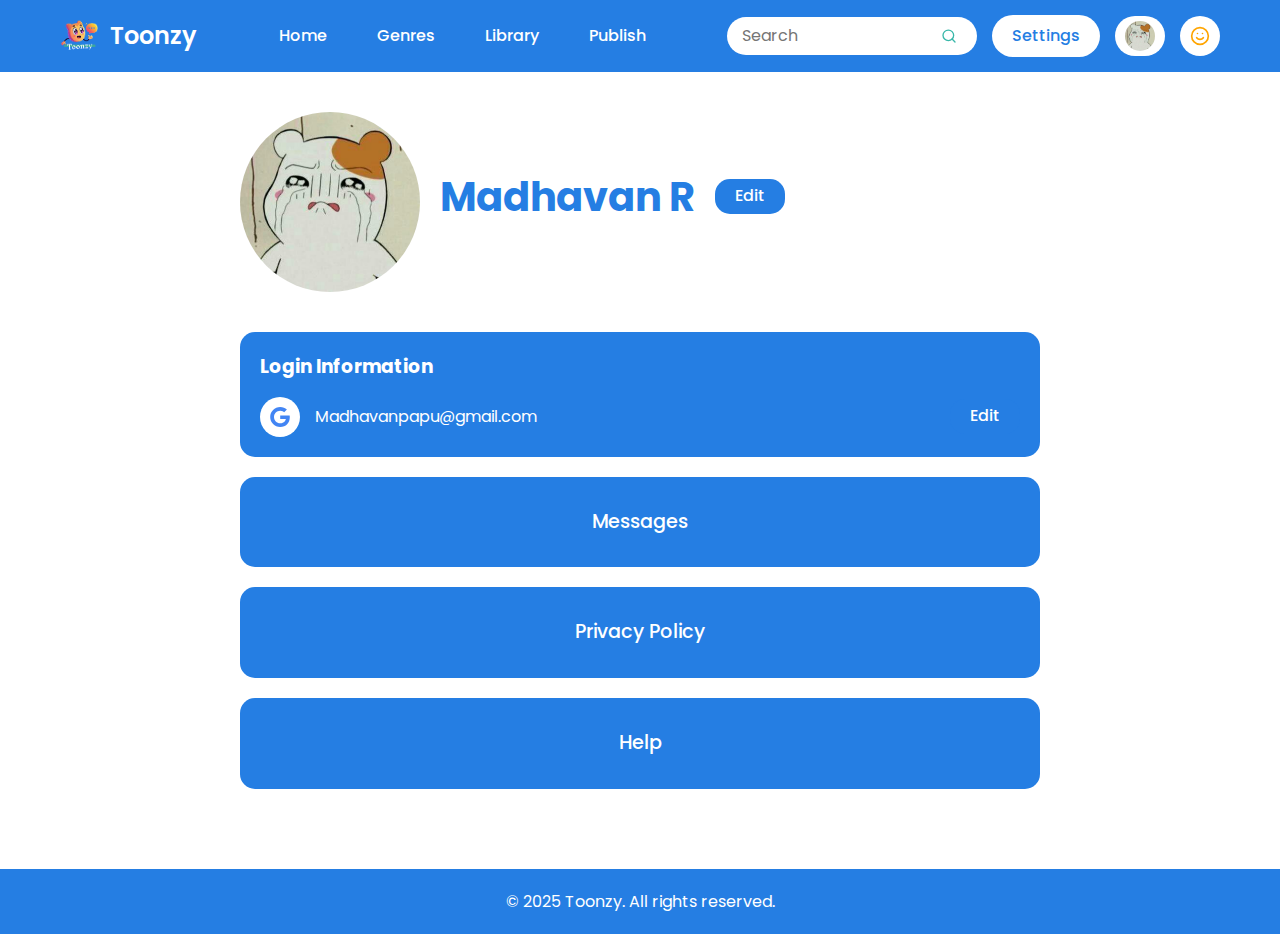
<file: profile.html>
<!DOCTYPE html>
<html lang="en">
<head>
    <meta charset="UTF-8">
    <meta name="viewport" content="width=device-width, initial-scale=1.0">
    <title>My Profile - Toonzy</title>
    <link rel="stylesheet" href="css/normalize.css">
    <link rel="stylesheet" href="css/style.css">
    <link href="https://fonts.googleapis.com/css2?family=Poppins:wght@400;500;600;700&display=swap" rel="stylesheet">
</head>
<body>
    <!-- Header Navigation -->
    <header class="header">
        <div class="container">
            <div class="header-content">
                <a href="index.html" class="logo">
                    <img src="assets/images/logo.png" alt="Toonzy Logo">
                    <span class="logo-text">Toonzy</span>
                </a>
                <nav class="main-nav">
                    <ul>
                        <li><a href="index.html">Home</a></li>
                        <li><a href="genres.html">Genres</a></li>
                        <li><a href="comic-detail.html">Library</a></li>
                        <li><a href="comic-detail.html">Publish</a></li>
                    </ul>
                </nav>
                <div class="header-right">
                    <div class="search-box">
                        <input type="text" placeholder="Search">
                        <button type="submit"><img src="assets/images/icons/search.svg" alt="Search"></button>
                    </div>
                    <a href="#" class="btn-settings">Settings</a>
                    <a href="profile.html" class="coins">
                        <img src="assets/images/profile.png" alt="Profile" class="profile-mini">
                    </a>
                    <a href="#" class="btn-coins">
                        <img src="assets/images/icons/coin.svg" alt="Coins">
                    </a>
                </div>
            </div>
        </div>
    </header>

    <!-- Profile Section -->
    <section class="profile-section">
        <div class="container">
            <div class="profile-content">
                <div class="profile-header">
                    <div class="profile-avatar">
                        <img src="assets/images/profile.png" alt="User Profile" class="circle-img">
                    </div>
                    <div class="profile-info">
                        <div class="profile-name-container">
                            <h1 class="profile-name">Madhavan R</h1>
                            <button class="btn-edit">Edit</button>
                        </div>
                    </div>
                </div>

                <div class="profile-details">
                    <div class="profile-box login-box">
                        <h3>Login Information</h3>
                        <div class="login-info">
                            <div class="login-icon">
                                <img src="assets/images/icons/google.svg" alt="Google">
                            </div>
                            <div class="login-email">
                                <p>Madhavanpapu@gmail.com</p>
                            </div>
                            <button class="btn-edit">Edit</button>
                        </div>
                    </div>

                    <div class="profile-box">
                        <a href="#" class="profile-link">Messages</a>
                    </div>

                    <div class="profile-box">
                        <a href="#" class="profile-link">Privacy Policy</a>
                    </div>

                    <div class="profile-box">
                        <a href="#" class="profile-link">Help</a>
                    </div>
                </div>
            </div>
        </div>
    </section>

    <!-- Footer -->
    <footer class="footer">
        <div class="container">
            <div class="footer-content">
                <p>&copy; 2025 Toonzy. All rights reserved.</p>
            </div>
        </div>
    </footer>

    <script src="js/main.js"></script>
</body>
</html>
</file>
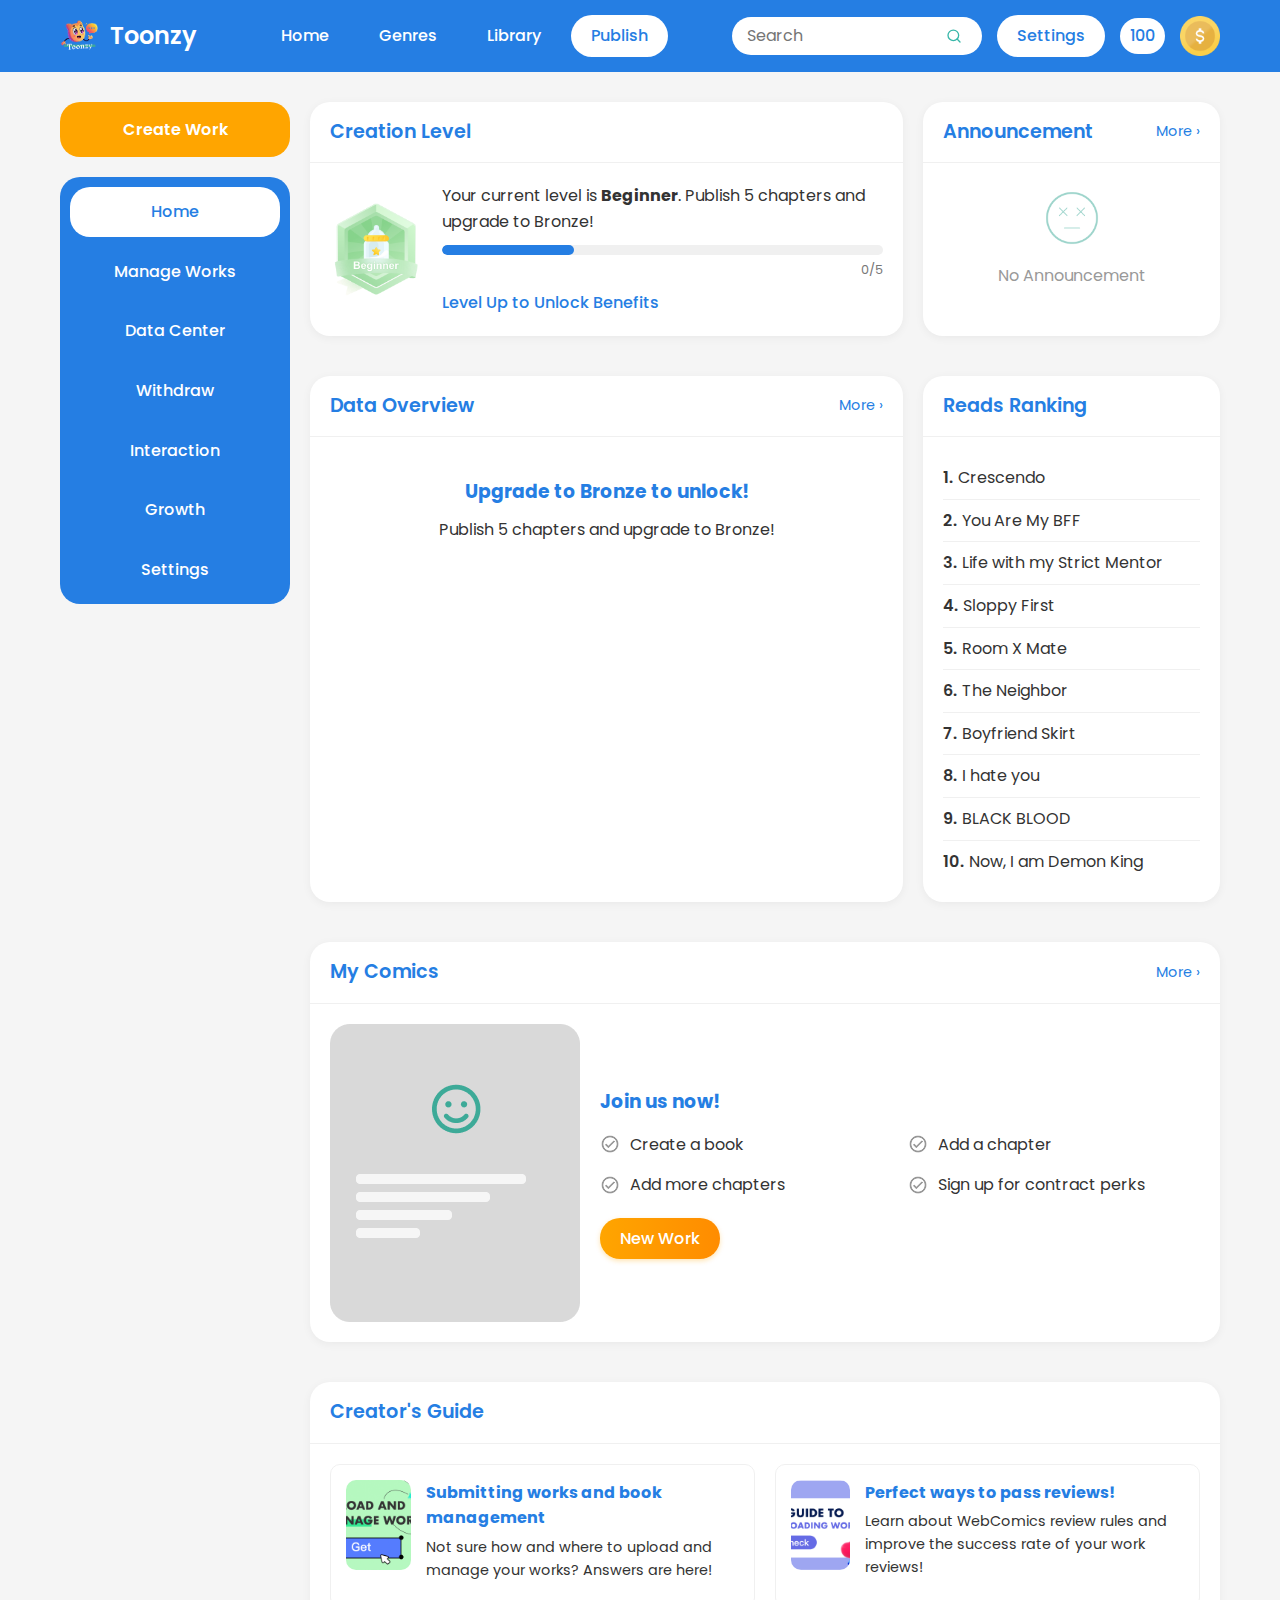
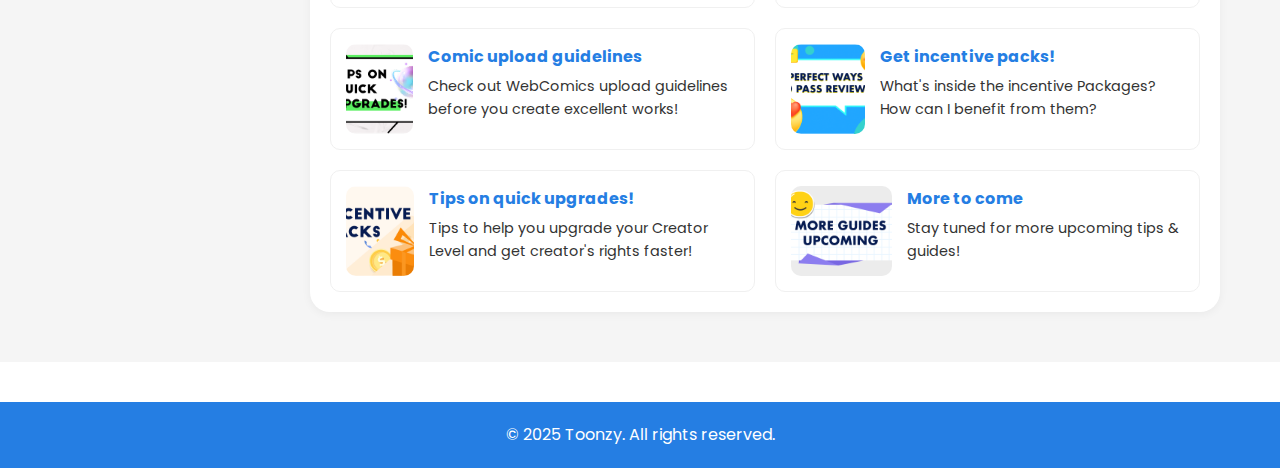
<file: publish.html>
<!DOCTYPE html>
<html lang="en">
<head>
    <meta charset="UTF-8">
    <meta name="viewport" content="width=device-width, initial-scale=1.0">
    <title>Creator Dashboard - Toonzy</title>
    <link rel="stylesheet" href="css/normalize.css">
    <link rel="stylesheet" href="css/style.css">
    <link rel="stylesheet" href="css/publish.css">
    <link href="https://fonts.googleapis.com/css2?family=Poppins:wght@400;500;600;700&display=swap" rel="stylesheet">
</head>
<body>
    <!-- Header Navigation -->
    <header class="header">
        <div class="container">
            <div class="header-content">
                <a href="index.html" class="logo">
                    <img src="assets/images/logo.png" alt="Toonzy Logo">
                    <span class="logo-text">Toonzy</span>
                </a>
                <nav class="main-nav">
                    <ul>
                        <li><a href="index.html">Home</a></li>
                        <li><a href="genres.html">Genres</a></li>
                        <li><a href="comic-detail.html">Library</a></li>
                        <li><a href="publish.html" class="active">Publish</a></li>
                    </ul>
                </nav>
                <div class="header-right">
                    <div class="search-box">
                        <input type="text" placeholder="Search">
                        <button type="submit"><img src="assets/images/icons/search.svg" alt="Search"></button>
                    </div>
                    <a href="profile.html" class="btn-settings">Settings</a>
                    <a href="#l" class="coins">100</a>
                    <a href="#">
                        <img src="assets/images/icons/coin.png" alt="Coins" style="max-width: 40px;">
                    </a>
                </div>
            </div>
        </div>
    </header>

    <!-- Creator Dashboard Content -->
    <section class="creator-dashboard">
        <div class="dashboard-container">
            <!-- Left Sidebar -->
            <div class="dashboard-sidebar">
                <div class="create-work-btn">
                    <a href="#" class="btn-create">Create Work</a>
                </div>
                <nav class="dashboard-nav">
                    <a href="#" class="nav-item active">Home</a>
                    <a href="#" class="nav-item">Manage Works</a>
                    <a href="#" class="nav-item">Data Center</a>
                    <a href="#" class="nav-item">Withdraw</a>
                    <a href="#" class="nav-item">Interaction</a>
                    <a href="#" class="nav-item">Growth</a>
                    <a href="#" class="nav-item">Settings</a>
                </nav>
            </div>

            <!-- Main Dashboard Content -->
            <div class="dashboard-main">
                <!-- Top Row -->
                <div class="dashboard-row">
                    <!-- Creation Level Card -->
                    <div class="dashboard-card level-card">
                        <div class="card-header">
                            <h2>Creation Level</h2>
                        </div>
                        <div class="card-content">
                            <div class="level-info">
                                <div class="level-badge">
                                    <img src="assets/publish images/begin.png" alt="Beginner Badge">
                                </div>
                                <div class="level-details">
                                    <p>Your current level is <strong>Beginner</strong>. Publish 5 chapters and upgrade to Bronze!</p>
                                    <div class="progress-bar">
                                        <div class="progress" style="width: 30%;"></div>
                                    </div>
                                    <div class="progress-text">
                                        <span>0/5</span>
                                    </div>
                                    <p class="level-tip">Level Up to Unlock Benefits</p>
                                </div>
                            </div>
                        </div>
                    </div>

                    <!-- Announcement Card -->
                    <div class="dashboard-card announcement-card">
                        <div class="card-header">
                            <h2>Announcement</h2>
                            <a href="#" class="more-link">More ›</a>
                        </div>
                        <div class="card-content empty-content">
                            <div class="empty-icon">
                                <img src="assets/publish images/no anno.png" alt="No Announcements">
                            </div>
                            <p>No Announcement</p>
                        </div>
                    </div>
                </div>

                <!-- Middle Row -->
                <div class="dashboard-row">
                    <!-- Data Overview Card -->
                    <div class="dashboard-card overview-card">
                        <div class="card-header">
                            <h2>Data Overview</h2>
                            <a href="#" class="more-link">More ›</a>
                        </div>
                        <div class="card-content">
                            <div class="upgrade-info">
                                <h3>Upgrade to Bronze to unlock!</h3>
                                <p>Publish 5 chapters and upgrade to Bronze!</p>
                            </div>
                        </div>
                    </div>

                    <!-- Reads Ranking Card -->
                    <div class="dashboard-card ranking-card">
                        <div class="card-header">
                            <h2>Reads Ranking</h2>
                        </div>
                        <div class="card-content">
                            <ul class="ranking-list">
                                <li class="ranking-item"><span class="rank">1.</span>Crescendo</li>
                                <li class="ranking-item"><span class="rank">2.</span>You Are My BFF</li>
                                <li class="ranking-item"><span class="rank">3.</span>Life with my Strict Mentor</li>
                                <li class="ranking-item"><span class="rank">4.</span>Sloppy First</li>
                                <li class="ranking-item"><span class="rank">5.</span>Room X Mate</li>
                                <li class="ranking-item"><span class="rank">6.</span>The Neighbor</li>
                                <li class="ranking-item"><span class="rank">7.</span>Boyfriend Skirt</li>
                                <li class="ranking-item"><span class="rank">8.</span>I hate you</li>
                                <li class="ranking-item"><span class="rank">9.</span>BLACK BLOOD</li>
                                <li class="ranking-item"><span class="rank">10.</span>Now, I am Demon King</li>
                            </ul>
                        </div>
                    </div>
                </div>

                <!-- My Comics Card -->
                <div class="dashboard-card comics-card">
                    <div class="card-header">
                        <h2>My Comics</h2>
                        <a href="#" class="more-link">More ›</a>
                    </div>
                    <div class="card-content">
                        <div class="join-now">
                            <div>
                                <img src="assets/publish images/my comic.png" alt="Join Now">
                            </div>
                            <div class="join-text">
                                <h3>Join us now!</h3>
                                <div class="join-actions">
                                    <div class="join-action">
                                        <img src="assets//publish images/tick.png" alt="Create a book">
                                        <span>Create a book</span>
                                    </div>
                                    <div class="join-action">
                                        <img src="assets/publish images/tick.png" alt="Add a chapter">
                                        <span>Add a chapter</span>
                                    </div>
                                    <div class="join-action">
                                        <img src="assets/publish images/tick.png" alt="Add more chapters">
                                        <span>Add more chapters</span>
                                    </div>
                                    <div class="join-action">
                                        <img src="assets/publish images/tick.png" alt="Sign up for contract perks">
                                        <span>Sign up for contract perks</span>
                                    </div>
                                </div>
                                <a href="#" class="btn-new-work">New Work</a>
                            </div>
                        </div>
                    </div>
                </div>

                <!-- Creator's Guide Section -->
                <div class="dashboard-card guide-card">
                    <div class="card-header">
                        <h2>Creator's Guide</h2>
                    </div>
                    <div class="card-content">
                        <div class="guide-grid">
                            <!-- Guide Item 1 -->
                            <div class="guide-item">
                                <div class="guide-image">
                                    <img src="assets/publish images/1.png" alt="Upload and Manage Work">
                                </div>
                                <div class="guide-content">
                                    <h3>Submitting works and book management</h3>
                                    <p>Not sure how and where to upload and manage your works? Answers are here!</p> 
                                </div>
                            </div>

                            <!-- Guide Item 2 -->
                            <div class="guide-item">
                                <div class="guide-image">
                                    <img src="assets/publish images/2.png" alt="Pass Reviews">
                                </div>
                                <div class="guide-content">
                                    <h3>Perfect ways to pass reviews!</h3>
                                    <p>Learn about WebComics review rules and improve the success rate of your work reviews!</p>
                                </div>
                            </div>

                            <!-- Guide Item 3 -->
                            <div class="guide-item">
                                <div class="guide-image">
                                    <img src="assets/publish images/3.png" alt="Upload Guidelines">
                                </div>
                                <div class="guide-content">
                                    <h3>Comic upload guidelines</h3>
                                    <p>Check out WebComics upload guidelines before you create excellent works!</p>
                                </div>
                            </div>

                            <!-- Guide Item 4 -->
                            <div class="guide-item">
                                <div class="guide-image">
                                    <img src="assets/publish images/4.png" alt="Incentive Packs">
                                </div>
                                <div class="guide-content">
                                    <h3>Get incentive packs!</h3>
                                    <p>What's inside the incentive Packages? How can I benefit from them?</p>
                                </div>
                            </div>

                            <!-- Guide Item 5 -->
                            <div class="guide-item">
                                <div class="guide-image">
                                    <img src="assets/publish images/5.png" alt="Quick Upgrades">
                                </div>
                                <div class="guide-content">
                                    <h3>Tips on quick upgrades!</h3>
                                    <p>Tips to help you upgrade your Creator Level and get creator's rights faster!</p>
                                </div>
                            </div>

                            <!-- Guide Item 6 -->
                            <div class="guide-item">
                                <div class="guide-image">
                                    <img src="assets/publish images/6.png" alt="More Guides">
                                </div>
                                <div class="guide-content">
                                    <h3>More to come</h3>
                                    <p>Stay tuned for more upcoming tips & guides!</p>
                                </div>
                            </div>
                        </div>
                    </div>
                </div>
            </div>
        </div>
    </section>

    <!-- Footer -->
    <footer class="footer">
        <div class="container">
            <div class="footer-content">
                <p>&copy; 2025 Toonzy. All rights reserved.</p>
            </div>
        </div>
    </footer>

    <script src="js/main.js"></script>
</body>
</html>
</file>
<file: css/style.css>
/* ==============================
   Base Styles
   ============================== */
   :root {
    --primary-color: rgb(37, 126, 227);
    --primary-dark: rgb(37, 126, 227);
    --primary-light: rgb(37, 126, 227);
    --secondary-color: #ffa500;
    --text-color: #333;
    --light-text: #777;
    --bg-color: #fff;
    --light-bg: #f5f5f5;
    --border-color: #e0e0e0;
    --border-radius: 30px;
    --small-radius: 15px;
    --card-shadow: 0 4px 8px rgba(0, 0, 0, 0.1);
}

* {
    margin: 0;
    padding: 0;
    box-sizing: border-box;
}

html {
    font-size: 16px;
    -webkit-text-size-adjust: 100%;
    -ms-text-size-adjust: 100%;
}

body {
    font-family: 'Poppins', sans-serif;
    color: var(--text-color);
    line-height: 1.6;
    background-color: var(--bg-color);
    overflow-x: hidden;
}

a {
    text-decoration: none;
    color: inherit;
}

ul {
    list-style: none;
}

img {
    max-width: 100%;
    height: auto;
    display: block;
}

button {
    cursor: pointer;
}

.container {
    width: 100%;
    max-width: 1200px;
    margin: 0 auto;
    padding: 0 20px;
}

/* ==============================
   Header Styles
   ============================== */
.header {
    background-color: var(--primary-color);
    padding: 15px 0;
    position: sticky;
    top: 0;
    z-index: 1000;
}

.header-content {
    display: flex;
    align-items: center;
    justify-content: space-between;
    flex-wrap: wrap;
    gap: 15px;
}

.logo {
    display: flex;
    align-items: center;
}

.logo img {
    width: 40px;
    height: 40px;
    margin-right: 10px;
}

.logo-text {
    color: white;
    font-size: 24px;
    font-weight: 600;
}

.main-nav ul {
    display: flex;
    gap: 10px;
    flex-wrap: wrap;
    justify-content: center;
}

.main-nav ul li a {
    color: white;
    padding: 8px 20px;
    border-radius: var(--border-radius);
    font-weight: 500;
    transition: background-color 0.3s;
    display: inline-block;
}

.main-nav ul li a:hover,
.main-nav ul li a.active {
    background-color: white;
    color: var(--primary-color);
}

.header-right {
    display: flex;
    align-items: center;
    gap: 15px;
    flex-wrap: wrap;
    justify-content: center;
}

.search-box {
    display: flex;
    align-items: center;
    background-color: white;
    border-radius: var(--border-radius);
    padding: 5px 15px;
    width: 250px;
    max-width: 100%;
}

.search-box input {
    border: none;
    outline: none;
    background: transparent;
    width: 100%;
    font-family: inherit;
    padding: 5px 0;
}

.search-box button {
    background: transparent;
    border: none;
    cursor: pointer;
    padding: 5px;
}

.search-box button img {
    width: 18px;
    height: 18px;
}

.btn-settings, .coins, .btn-coins {
    background-color: white;
    color: var(--primary-color);
    border-radius: var(--border-radius);
    padding: 8px 20px;
    font-weight: 500;
    transition: background-color 0.3s;
}

.btn-settings:hover, .coins:hover, .btn-coins:hover {
    background-color: var(--bg-color);
}

.coins.active, .btn-coins.active {
    background-color: var(--secondary-color);
    color: white;
}

.btn-coins {
    width: 40px;
    height: 40px;
    display: flex;
    align-items: center;
    justify-content: center;
    padding: 0;
    border-radius: 50%;
}

.btn-coins img {
    width: 20px;
    height: 20px;
}

/* Mobile menu toggle */
.menu-toggle {
    display: none;
    background: transparent;
    border: none;
    color: white;
    font-size: 1.5rem;
    cursor: pointer;
    padding: 5px;
}

/* ==============================
   Hero Banner Styles
   ============================== */
   .hero-banner {
    padding: 20px 0;
    background-color: var(--bg-color);
}

.banner-content {
    position: relative;
    margin: 30px 0;
}

.banner-carousel {
    position: relative;
    width: 100%;
    height: 500px;
    overflow: hidden;
    border-radius: var(--small-radius);
}

.hero-slide {
    position: absolute;
    top: 0;
    left: 0;
    width: 100%;
    height: 100%;
    opacity: 0;
    transition: opacity 0.5s ease-in-out;
}

.hero-slide.active {
    opacity: 1;
    z-index: 1;
}

.banner-img {
    width: 100%;
    height: 100%;
    object-fit: cover;
    border-radius: var(--small-radius);
}

.banner-text {
    position: absolute;
    bottom: 0;
    left: 0;
    right: 0;
    padding: 30px;
    background: linear-gradient(to top, rgba(0,0,0,0.8), transparent);
    color: white;
    border-bottom-left-radius: var(--small-radius);
    border-bottom-right-radius: var(--small-radius);
}

.banner-text h2 {
    font-size: 2.5rem;
    margin-bottom: 10px;
    text-shadow: 1px 1px 3px rgba(0,0,0,0.5);
}

.banner-text p {
    font-size: 1.2rem;
    text-shadow: 1px 1px 2px rgba(0,0,0,0.5);
}

/* Navigation Arrows */
.banner-arrow {
    position: absolute;
    top: 50%;
    transform: translateY(-50%);
    background-color: rgba(0, 0, 0, 0.3);
    border: none;
    border-radius: 50%;
    width: 40px;
    height: 40px;
    display: flex;
    align-items: center;
    justify-content: center;
    cursor: pointer;
    z-index: 10;
    transition: background-color 0.3s;
}

.banner-arrow:hover {
    background-color: rgba(0, 0, 0, 0.6);
}

.banner-prev {
    left: 15px;
}

.banner-next {
    right: 15px;
}

.banner-arrow img {
    width: 24px;
    height: 24px;
}

/* Carousel Indicators */
.banner-indicators {
    position: absolute;
    bottom: 15px;
    left: 50%;
    transform: translateX(-50%);
    display: flex;
    gap: 10px;
    z-index: 10;
}

.indicator {
    width: 12px;
    height: 12px;
    border-radius: 50%;
    background-color: rgba(255, 255, 255, 0.5);
    cursor: pointer;
    transition: background-color 0.3s;
}

.indicator:hover {
    background-color: rgba(255, 255, 255, 0.8);
}

.indicator.active {
    background-color: var(--primary-color);
}

/* ==============================
   Comic Section Styles
   ============================== */
.comic-section {
    padding: 30px 0;
}

.section-header {
    display: flex;
    justify-content: space-between;
    align-items: center;
    margin-bottom: 20px;
    flex-wrap: wrap;
    gap: 10px;
}

.section-header h2 {
    color: var(--primary-color);
    font-weight: 600;
}

.view-more {
    color: var(--primary-color);
    font-weight: 500;
}

.comic-grid {
    display: grid;
    grid-template-columns: repeat(5, 1fr);
    gap: 20px;
    margin-bottom: 30px;
}

.comic-card {
    transition: transform 0.3s;
}

.comic-card:hover {
    transform: translateY(-5px);
}

.comic-img {
    position: relative;
    border-radius: var(--small-radius);
    overflow: hidden;
    height: 300px;
    margin-bottom: 10px;
    aspect-ratio: 2/3;
}

.comic-img img {
    width: 100%;
    height: 100%;
    object-fit: cover;
}

.comic-title {
    background-color: var(--primary-color);
    color: white;
    text-align: center;
    padding: 8px 12px;
    border-radius: var(--small-radius);
    font-size: 0.9rem;
    font-weight: 500;
    height: 55px;
    display: flex;
    align-items: center;
    justify-content: center;
    display: -webkit-box;
    -webkit-box-orient: vertical;
    overflow: hidden;
}

/* ==============================
   Profile Page Styles
   ============================== */
.profile-section {
    padding: 40px 0;
}

.profile-content {
    max-width: 800px;
    margin: 0 auto;
}

.profile-header {
    display: flex;
    align-items: center;
    margin-bottom: 40px;
    gap: 20px;
}

.profile-avatar {
    flex-shrink: 0;
}

.circle-img {
    width: 180px;
    height: 180px;
    border-radius: 50%;
    object-fit: cover;
}

.profile-info {
    flex-grow: 1;
}

.profile-name-container {
    display: flex;
    align-items: center;
    gap: 20px;
    margin-bottom: 10px;
    flex-wrap: wrap;
}

.profile-name {
    font-size: 2.5rem;
    color: var(--primary-color);
}

.btn-edit {
    background-color: var(--primary-color);
    color: white;
    border: none;
    border-radius: var(--small-radius);
    padding: 8px 20px;
    cursor: pointer;
    font-family: inherit;
    font-weight: 500;
    transition: background-color 0.3s;
}

.btn-edit:hover {
    background-color: var(--primary-dark);
}

.profile-details {
    display: flex;
    flex-direction: column;
    gap: 20px;
}

.profile-box {
    background-color: var(--primary-color);
    border-radius: var(--small-radius);
    padding: 20px;
}

.profile-box h3 {
    color: white;
    margin-bottom: 15px;
}

.login-box {
    background-color: var(--primary-color);
    border-radius: var(--small-radius);
}

.login-info {
    display: flex;
    align-items: center;
    gap: 15px;
    flex-wrap: wrap;
}

.login-icon {
    background-color: white;
    width: 40px;
    height: 40px;
    border-radius: 50%;
    display: flex;
    align-items: center;
    justify-content: center;
    flex-shrink: 0;
}

.login-icon img {
    width: 20px;
    height: 20px;
}

.login-email {
    flex-grow: 1;
    color: white;
    word-break: break-word;
}

.profile-link {
    display: block;
    color: white;
    font-weight: 500;
    font-size: 1.2rem;
    text-align: center;
    padding: 10px;
}

/* ==============================
   Comic Detail Page Styles
   ============================== */
.comic-detail {
    padding: 40px 0;
}

.comic-detail-header {
    display: flex;
    gap: 30px;
    margin-bottom: 40px;
}

.comic-detail-cover {
    flex-shrink: 0;
    width: 300px;
    height: 400px;
    border-radius: var(--small-radius);
    overflow: hidden;
}

.comic-detail-cover img {
    width: 100%;
    height: 100%;
    object-fit: cover;
}

.comic-detail-info {
    flex-grow: 1;
}

.comic-detail-info h1 {
    color: var(--primary-color);
    font-size: 2rem;
    margin-bottom: 15px;
}

.comic-meta {
    display: flex;
    align-items: center;
    gap: 20px;
    margin-bottom: 20px;
    color: var(--light-text);
    flex-wrap: wrap;
}

.comic-meta span {
    display: flex;
    align-items: center;
}

.comic-meta img {
    width: 18px;
    height: 18px;
    margin-right: 5px;
}

.comic-description {
    margin-bottom: 30px;
    line-height: 1.7;
}

.comic-actions {
    display: flex;
    gap: 15px;
    flex-wrap: wrap;
}

.btn-read, .btn-favorite, .btn-share {
    display: flex;
    align-items: center;
    justify-content: center;
    padding: 10px 25px;
    border-radius: var(--small-radius);
    font-family: inherit;
    font-weight: 500;
    cursor: pointer;
    transition: background-color 0.3s;
    border: none;
}

.btn-read {
    background-color: var(--primary-color);
    color: white;
}

.btn-read:hover {
    background-color: var(--primary-dark);
}

.btn-favorite, .btn-share {
    background-color: white;
    color: var(--primary-color);
    border: 2px solid var(--primary-color);
}

.btn-favorite:hover, .btn-share:hover {
    background-color: var(--light-bg);
}

.btn-favorite img, .btn-share img {
    width: 18px;
    height: 18px;
    margin-right: 8px;
}

.comic-tabs {
    margin-bottom: 40px;
}

.tab-buttons {
    display: flex;
    gap: 10px;
    margin-bottom: 20px;
    border-bottom: 1px solid var(--border-color);
    padding-bottom: 10px;
    overflow-x: auto;
    -webkit-overflow-scrolling: touch;
}

.tab-btn {
    background: none;
    border: none;
    font-family: inherit;
    font-size: 1rem;
    font-weight: 500;
    color: var(--light-text);
    cursor: pointer;
    padding: 8px 20px;
    transition: color 0.3s;
    white-space: nowrap;
}

.tab-btn.active {
    color: var(--primary-color);
    border-bottom: 2px solid var(--primary-color);
}

.tab-pane {
    display: none;
}

.tab-pane.active {
    display: block;
}

.chapters-grid {
    display: flex;
    flex-direction: column;
    gap: 15px;
}

.chapter-row {
    display: grid;
    grid-template-columns: repeat(4, 1fr);
    gap: 15px;
    padding: 15px;
    background-color: var(--light-bg);
    border-radius: var(--small-radius);
}

.chapter-item {
    display: flex;
    align-items: center;
    gap: 10px;
}

.chapter-thumb {
    width: 60px;
    height: 80px;
    border-radius: 5px;
    overflow: hidden;
    flex-shrink: 0;
}

.chapter-thumb img {
    width: 100%;
    height: 100%;
    object-fit: cover;
}

.chapter-info {
    display: flex;
    flex-direction: column;
}

.chapter-number {
    font-weight: 600;
}

.chapter-date {
    font-size: 0.8rem;
    color: var(--light-text);
}

.recommended-section {
    margin-top: 40px;
}

/* ==============================
   Genres Page Styles
   ============================== */
.genres-section {
    padding: 40px 0;
}

.genres-content {
    display: flex;
    gap: 30px;
}

.genres-sidebar {
    flex-shrink: 0;
    width: 250px;
    background-color: var(--primary-color);
    border-radius: var(--small-radius);
    padding: 20px;
}

.sidebar-header {
    margin-bottom: 20px;
    text-align: center;
}

.sidebar-header h2 {
    color: white;
    font-size: 1.8rem;
}

.genre-list, .day-list {
    display: flex;
    flex-direction: column;
    gap: 10px;
}

.genre-item, .day-item {
    color: white;
    padding: 10px 15px;
    border-radius: var(--small-radius);
    font-weight: 500;
    transition: background-color 0.3s;
    display: block;
}

.genre-item:hover, .day-item:hover,
.genre-item.active, .day-item.active {
    background-color: white;
    color: var(--primary-color);
}

.genre-item.more {
    text-align: center;
    margin-top: 10px;
}

.genres-main {
    flex-grow: 1;
}

.genres-header {
    margin-bottom: 30px;
}

.filter-options {
    margin-top: 20px;
    display: flex;
    justify-content: space-between;
    align-items: center;
    flex-wrap: wrap;
    gap: 20px;
}

.filter-by, .sort-by {
    display: flex;
    align-items: center;
    gap: 10px;
    flex-wrap: wrap;
}

.filter-by span, .sort-by span {
    font-weight: 500;
    white-space: nowrap;
}

.filter-btn, .sort-btn {
    padding: 5px 15px;
    border-radius: var(--small-radius);
    font-size: 0.9rem;
    transition: all 0.3s;
    white-space: nowrap;
}

.filter-btn:hover, .sort-btn:hover,
.filter-btn.active, .sort-btn.active {
    background-color: var(--primary-color);
    color: white;
}

.genres-grid {
    display: grid;
    grid-template-columns: repeat(3, 1fr);
    gap: 20px;
    margin-bottom: 30px;
}

.pagination {
    display: flex;
    justify-content: center;
    gap: 5px;
    flex-wrap: wrap;
    padding: 10px 0;
}

.page-link {
    display: flex;
    align-items: center;
    justify-content: center;
    min-width: 35px;
    height: 35px;
    border-radius: 50%;
    font-weight: 500;
    transition: all 0.3s;
    padding: 0 5px;
}

.page-link:hover, .page-link.active {
    background-color: var(--primary-color);
    color: white;
}

.page-link.next {
    width: auto;
    padding: 0 15px;
    border-radius: var(--small-radius);
}

/* ==============================
   Daily Page Styles
   ============================== */
.daily-section {
    padding: 40px 0;
}

.daily-content {
    display: flex;
    gap: 30px;
}

.daily-sidebar {
    flex-shrink: 0;
    width: 250px;
    background-color: var(--primary-color);
    border-radius: var(--small-radius);
    padding: 20px;
}

.daily-main {
    flex-grow: 1;
}

.daily-grid {
    display: grid;
    grid-template-columns: repeat(3, 1fr);
    gap: 20px;
    margin-bottom: 30px;
}

/* ==============================
   Reader Page Styles
   ============================== */
.reader-page {
    background-color: #222;
    color: white;
}

.reader-header {
    background-color: #111;
    padding: 15px 0;
    position: sticky;
    top: 0;
    z-index: 1000;
}

.reader-nav {
    display: flex;
    justify-content: space-between;
    align-items: center;
    flex-wrap: wrap;
    gap: 15px;
}

.btn-back {
    display: flex;
    align-items: center;
    color: white;
    font-weight: 500;
    padding: 8px 16px;
    border-radius: var(--small-radius);
    background-color: #333;
    transition: background-color 0.3s;
}

.btn-back:hover {
    background-color: #444;
}

.btn-back img {
    margin-right: 5px;
    width: 16px;
    height: 16px;
}

.comic-info h1 {
    font-size: 1.2rem;
}

.reader-controls {
    display: flex;
    align-items: center;
    gap: 15px;
}

.btn-prev, .btn-next {
    background-color: #333;
    border: none;
    border-radius: 50%;
    width: 36px;
    height: 36px;
    display: flex;
    align-items: center;
    justify-content: center;
    cursor: pointer;
    transition: background-color 0.3s;
}

.btn-prev:hover, .btn-next:hover {
    background-color: #444;
}

.btn-prev img, .btn-next img {
    width: 20px;
    height: 20px;
}

.page-info {
    font-size: 0.9rem;
}

.reader-content {
    padding: 30px 0;
}

.pdf-container {
    display: flex;
    flex-direction: column;
    align-items: center;
    max-width: 800px;
    margin: 0 auto;
    padding: 0 10px;
}

.pdf-page {
    width: 100%;
    max-width: 100%;
    margin-bottom: 20px;
    box-shadow: 0 0 20px rgba(0, 0, 0, 0.3);
    transition: transform 0.3s;
}

.pdf-page:hover {
    transform: translateY(-5px);
}

.page-divider {
    height: 2px;
    width: 100%;
    background-color: var(--primary-color);
    margin: 0 0 20px 0;
    opacity: 0.5;
}

.reader-footer {
    background-color: #111;
    padding: 15px 0;
    position: sticky;
    bottom: 0;
    z-index: 900;
}

.navigation-controls {
    display: flex;
    justify-content: space-between;
    gap: 10px;
}

.btn-chapter {
    background-color: var(--primary-color);
    color: white;
    border: none;
    border-radius: var(--small-radius);
    padding: 10px 20px;
    font-family: inherit;
    font-weight: 500;
    cursor: pointer;
    transition: background-color 0.3s;
    flex-grow: 1;
    text-align: center;
}

.btn-chapter:hover {
    background-color: var(--primary-dark);
}

/* ==============================
   Footer Styles
   ============================== */
.footer {
    background-color: var(--primary-color);
    color: white;
    padding: 20px 0;
    text-align: center;
    margin-top: 40px;
}

.coins .profile-mini {
    width: 30px;
    height: 30px;
    border-radius: 50%;
    object-fit: cover;
    vertical-align: middle;
}

.coins {
    padding: 5px 10px;
    display: flex;
    align-items: center;
    justify-content: center;
}

/* ==============================
   Improved Responsive Styles
   ============================== */
/* Large Desktop */
@media (max-width: 1400px) {
    .container {
        max-width: 1200px;
    }
}

/* Desktop */
@media (max-width: 1200px) {
    html {
        font-size: 15px;
    }
    
    .container {
        max-width: 992px;
    }
    
    .comic-grid {
        grid-template-columns: repeat(4, 1fr);
    }
    
    .banner-carousel {
        height: 450px;
    }
    
    .banner-text h2 {
        font-size: 2.2rem;
    }
    
    .guide-grid {
        grid-template-columns: 1fr;
    }
}

/* Small Desktop and Tablet Landscape */
@media (max-width: 992px) {
    html {
        font-size: 14px;
    }
    
    .container {
        max-width: 768px;
    }
    
    .comic-grid, .genres-grid, .daily-grid {
        grid-template-columns: repeat(3, 1fr);
    }
    
    .banner-carousel {
        height: 400px;
    }
    
    .banner-text h2 {
        font-size: 2rem;
    }
    
    .chapter-row {
        grid-template-columns: repeat(2, 1fr);
    }
    
    .comic-detail-header {
        flex-direction: column;
        align-items: center;
        text-align: center;
    }
    
    .comic-meta, .comic-actions {
        justify-content: center;
    }
    
    .dashboard-row {
        flex-direction: column;
    }
    
    .level-card, .announcement-card, 
    .overview-card, .ranking-card {
        flex: auto;
    }
    
    .comic-img {
        height: 250px;
    }
    
    .pdf-container {
        max-width: 700px;
    }
}

/* Tablet Portrait */
@media (max-width: 768px) {
    html {
        font-size: 14px;
    }
    
    .container {
        max-width: 576px;
    }
    
    .logo-text {
        font-size: 20px;
    }
    
    .header-content {
        flex-wrap: wrap;
        gap: 15px;
    }
    
    .main-nav {
        order: 3;
        width: 100%;
    }
    
    .main-nav ul {
        justify-content: center;
        gap: 5px;
    }
    
    .main-nav ul li a {
        padding: 6px 12px;
        font-size: 0.9rem;
    }
    
    .search-box {
        width: 200px;
    }
    
    .header-right {
        flex-wrap: wrap;
        justify-content: flex-end;
    }
    
    .btn-settings, .coins {
        padding: 6px 12px;
        font-size: 0.9rem;
    }
    
    .comic-grid, .genres-grid, .daily-grid {
        grid-template-columns: repeat(2, 1fr);
        gap: 15px;
    }
    
    .banner-carousel {
        height: 350px;
    }
    
    .banner-text h2 {
        font-size: 1.8rem;
    }
    
    .banner-text p {
        font-size: 1rem;
    }
    
    .banner-arrow {
        width: 35px;
        height: 35px;
    }
    
    .banner-arrow img {
        width: 20px;
        height: 20px;
    }
    
    .section-header h2 {
        font-size: 1.5rem;
    }
    
    .comic-img {
        height: 220px;
    }
    
    .comic-title {
        font-size: 0.85rem;
        padding: 6px 10px;
    }
    
    .genres-content, .daily-content {
        flex-direction: column;
    }
    
    .genres-sidebar, .daily-sidebar {
        width: 100%;
    }
    
    .genre-list, .day-list {
        flex-direction: row;
        flex-wrap: wrap;
        justify-content: center;
    }
    
    .genre-item, .day-item {
        padding: 8px 12px;
        font-size: 0.9rem;
    }
    
    .filter-options {
        flex-direction: column;
        gap: 15px;
        align-items: flex-start;
    }
    
    .comic-detail-cover {
        width: 250px;
        height: 350px;
    }
    
    .comic-detail-info h1 {
        font-size: 1.8rem;
    }
    
    .dashboard-container {
        flex-direction: column;
    }
    
    .dashboard-sidebar {
        width: 100%;
    }
    
    .join-now {
        flex-direction: column;
        text-align: center;
    }
    
    .join-actions {
        grid-template-columns: 1fr;
    }
    
    .reader-nav {
        flex-direction: column;
        align-items: flex-start;
    }
    
    .reader-controls {
        width: 100%;
        justify-content: space-between;
    }
    
    .pdf-container {
        max-width: 100%;
        padding: 0 5px;
    }
    
    .circle-img {
        width: 150px;
        height: 150px;
    }
    
    .profile-name {
        font-size: 2rem;
    }
}

/* Mobile Large */
@media (max-width: 576px) {
    html {
        font-size: 14px;
    }
    
    .container {
        padding: 0 15px;
    }
    
    .comic-grid, .genres-grid, .daily-grid {
        grid-template-columns: repeat(2, 1fr);
        gap: 10px;
    }
    
    .banner-carousel {
        height: 250px;
    }
    
    .banner-text {
        padding: 15px;
    }
    
    .banner-text h2 {
        font-size: 1.5rem;
        margin-bottom: 5px;
    }
    
    .banner-text p {
        font-size: 0.9rem;
    }
    
    .banner-arrow {
        width: 30px;
        height: 30px;
    }
    
    .banner-arrow img {
        width: 16px;
        height: 16px;
    }
    
    .chapter-row {
        grid-template-columns: 1fr;
    }
    
    .comic-detail-cover {
        width: 200px;
        height: 280px;
    }
    
    .comic-detail-info h1 {
        font-size: 1.5rem;
    }
    
    .profile-header {
        flex-direction: column;
        text-align: center;
    }
    
    .profile-avatar {
        margin-right: 0;
        margin-bottom: 20px;
    }
    
    .profile-name-container {
        flex-direction: column;
    }
    
    .btn-read, .btn-favorite, .btn-share {
        padding: 8px 16px;
        font-size: 0.9rem;
    }
    
    .level-info {
        flex-direction: column;
        text-align: center;
    }
    
    .guide-item {
        flex-direction: column;
        align-items: center;
        text-align: center;
    }
    
    .comic-img {
        height: 200px;
    }
    
    .comic-title {
        height: 48px;
        font-size: 0.8rem;
        padding: 5px 8px;
    }
    
    .pdf-page {
        margin-bottom: 15px;
    }
    
    .btn-chapter {
        padding: 8px 12px;
        font-size: 0.9rem;
    }
    
    .tab-btn {
        padding: 6px 12px;
        font-size: 0.9rem;
    }
    
    .filter-btn, .sort-btn {
        padding: 4px 10px;
        font-size: 0.8rem;
    }
    
    .comic-meta {
        gap: 10px;
    }
    
    .circle-img {
        width: 120px;
        height: 120px;
    }
    
    .profile-name {
        font-size: 1.8rem;
    }
}

/* Mobile Medium */
@media (max-width: 480px) {
    .comic-grid, .genres-grid, .daily-grid {
        grid-template-columns: 1fr;
        max-width: 300px;
        margin-left: auto;
        margin-right: auto;
    }
    
    .banner-carousel {
        height: 200px;
    }
    
    .banner-text h2 {
        font-size: 1.3rem;
    }
    
    .comic-img {
        height: 300px;
    }
    
    .btn-settings, .coins {
        padding: 5px 10px;
        font-size: 0.8rem;
    }
    
    .search-box {
        width: 150px;
    }
    
    .comic-meta span {
        font-size: 0.8rem;
    }
}

/* Mobile Small */
@media (max-width: 320px) {
    .banner-carousel {
        height: 180px;
    }
    
    .comic-img {
        height: 250px;
    }
    
    .btn-favorite, .btn-share {
        padding: 6px 10px;
    }
    
    .filter-by, .sort-by {
        width: 100%;
    }
}

/* Touch-friendly improvements */
@media (hover: none) {
    .btn-read, .btn-favorite, .btn-share, 
    .btn-chapter, .page-link,
    .genre-item, .day-item,
    .filter-btn, .sort-btn,
    .tab-btn {
        padding: 12px 20px; /* Larger touch targets */
    }
    
    .btn-prev, .btn-next,
    .banner-arrow {
        width: 44px;
        height: 44px;
    }
    
    .indicator {
        width: 16px;
        height: 16px;
    }
}
</file>
<file: css/publish.css>
/* ==============================
   Creator Dashboard Styles
   ============================== */
   
   .creator-dashboard {
    padding: 30px 0;
    background-color: #f5f5f5;
    min-height: calc(100vh - 156px); /* Account for header and footer */
}

.dashboard-container {
    max-width: 1200px;
    margin: 0 auto;
    display: flex;
    gap: 20px;
    padding: 0 20px;
}

/* Sidebar Styles */
.dashboard-sidebar {
    width: 230px;
    flex-shrink: 0;
}

.create-work-btn {
    margin-bottom: 20px;
}

.btn-create {
    display: block;
    background-color: #ffa500;
    color: white;
    text-align: center;
    padding: 15px 20px;
    border-radius: 20px;
    font-weight: 600;
    transition: background-color 0.3s;
}

.btn-create:hover {
    background-color: #e69500;
}

.dashboard-nav {
    display: flex;
    flex-direction: column;
    gap: 10px;
    background-color: rgb(37, 126, 227);
    border-radius: 20px;
    padding: 10px;
}

.nav-item {
    display: block;
    color: white;
    text-align: center;
    padding: 12px 15px;
    border-radius: 20px;
    font-weight: 500;
    transition: all 0.3s;
}

.nav-item:hover {
    background-color: white;
    color: rgb(37, 126, 227);
}

.nav-item.active {
    background-color: white;
    color: rgb(37, 126, 227);
}

/* Main Content Styles */
.dashboard-main {
    flex-grow: 1;
    display: flex;
    flex-direction: column;
    gap: 20px;
}

.dashboard-row {
    display: flex;
    gap: 20px;
    margin-bottom: 20px;
}

.dashboard-card {
    background-color: white;
    border-radius: 20px;
    overflow: hidden;
    box-shadow: 0 2px 10px rgba(0, 0, 0, 0.05);
}

.card-header {
    display: flex;
    justify-content: space-between;
    align-items: center;
    padding: 15px 20px;
    border-bottom: 1px solid #f0f0f0;
}

.card-header h2 {
    color: rgb(37, 126, 227);
    font-size: 1.2rem;
    font-weight: 600;
    margin: 0;
}

.more-link {
    color: rgb(37, 126, 227);
    font-size: 0.9rem;
}

.card-content {
    padding: 20px;
}

/* Level Card Styles */
.level-card {
    flex: 2;
}

.level-info {
    display: flex;
    align-items: center;
    gap: 20px;
}

.level-badge {
    width: 120px;
    height: 120px;
}

.level-badge img {
    width: 100%;
    height: 100%;
    object-fit: contain;
}

.level-details {
    flex-grow: 1;
}

.progress-bar {
    height: 10px;
    background-color: #f0f0f0;
    border-radius: 5px;
    margin: 10px 0 5px;
    overflow: hidden;
}

.progress {
    height: 100%;
    background-color: rgb(37, 126, 227);
    border-radius: 5px;
}

.progress-text {
    display: flex;
    justify-content: flex-end;
    font-size: 0.8rem;
    color: #777;
    margin-bottom: 10px;
}

.level-tip {
    color: rgb(37, 126, 227);
    font-weight: 500;
    margin-top: 10px;
}

/* Announcement Card Styles */
.announcement-card {
    flex: 1;
}

.empty-content {
    display: flex;
    flex-direction: column;
    align-items: center;
    justify-content: center;
    text-align: center;
    min-height: 150px;
    color: #999;
}

.empty-icon {
    margin-bottom: 15px;
}

.empty-icon img {
    width: 60px;
    height: 60px;
    opacity: 0.5;
}

/* Overview Card Styles */
.overview-card {
    flex: 2;
}

.upgrade-info {
    text-align: center;
    padding: 20px;
}

.upgrade-info h3 {
    color: rgb(37, 126, 227);
    margin-bottom: 10px;
}

/* Ranking Card Styles */
.ranking-card {
    flex: 1;
}

.ranking-list {
    list-style: none;
    padding: 0;
    margin: 0;
}

.ranking-item {
    padding: 8px 0;
    border-bottom: 1px solid #f0f0f0;
}

.ranking-item:last-child {
    border-bottom: none;
}

.rank {
    display: inline-block;
    margin-right: 5px;
    font-weight: 600;
}

/* My Comics Card Styles */
.comics-card {
    margin-bottom: 20px;
}

.join-now {
    display: flex;
    gap: 20px;
    align-items: center;
}

.join-icon {
    width: 100px;
    height: 100px;
    background-color: #f0f0f0;
    border-radius: 10px;
    display: flex;
    align-items: center;
    justify-content: center;
}

.join-icon img {
    width: 60px;
    height: 60px;
}

.join-text {
    flex-grow: 1;
}

.join-text h3 {
    color: rgb(37, 126, 227);
    margin-bottom: 15px;
}

.join-actions {
    display: grid;
    grid-template-columns: repeat(2, 1fr);
    gap: 15px;
    margin-bottom: 20px;
}

.join-action {
    display: flex;
    align-items: center;
    gap: 10px;
}

.join-action img {
    width: 20px;
    height: 20px;
}

.btn-new-work {
    display: inline-block;
    background: linear-gradient(to right, #ffa500, #ff8c00);
    color: white;
    padding: 8px 20px;
    border-radius: 20px;
    font-weight: 500;
    transition: all 0.3s;
    box-shadow: 0 2px 5px rgba(255, 165, 0, 0.3);
}

.btn-new-work:hover {
    background: linear-gradient(to right, #ff8c00, #ffa500);
    box-shadow: 0 4px 8px rgba(255, 165, 0, 0.4);
    transform: translateY(-2px);
}

/* Creator's Guide Styles */
.guide-card {
    margin-bottom: 20px;
}

.guide-grid {
    display: grid;
    grid-template-columns: repeat(2, 1fr);
    gap: 20px;
}

.guide-item {
    display: flex;
    gap: 15px;
    padding: 15px;
    border-radius: 10px;
    border: 1px solid #f0f0f0;
}

.guide-image {
    width: 120px;
    height: 90px;
    border-radius: 10px;
    overflow: hidden;
}

.guide-image img {
    width: 100%;
    height: 100%;
    object-fit: cover;
}

.guide-content {
    flex-grow: 1;
}

.guide-content h3 {
    color: rgb(37, 126, 227);
    font-size: 1rem;
    margin-bottom: 5px;
}

.guide-content p {
    font-size: 0.9rem;
    margin-bottom: 10px;
}

.btn-guide {
    display: inline-block;
    background-color: rgb(37, 126, 227);
    color: white;
    padding: 5px 15px;
    border-radius: 15px;
    font-size: 0.9rem;
    font-weight: 500;
}

/* Responsive Styles */
@media (max-width: 1200px) {
    .guide-grid {
        grid-template-columns: 1fr;
    }
}

@media (max-width: 992px) {
    .dashboard-row {
        flex-direction: column;
    }
    
    .level-card, .announcement-card, 
    .overview-card, .ranking-card {
        flex: auto;
    }
}

@media (max-width: 768px) {
    .dashboard-container {
        flex-direction: column;
    }
    
    .dashboard-sidebar {
        width: 100%;
    }
    
    .join-now {
        flex-direction: column;
        text-align: center;
    }
    
    .join-actions {
        grid-template-columns: 1fr;
    }
}

@media (max-width: 576px) {
    .level-info {
        flex-direction: column;
        text-align: center;
    }
    
    .guide-item {
        flex-direction: column;
        align-items: center;
        text-align: center;
    }
}
</file>
